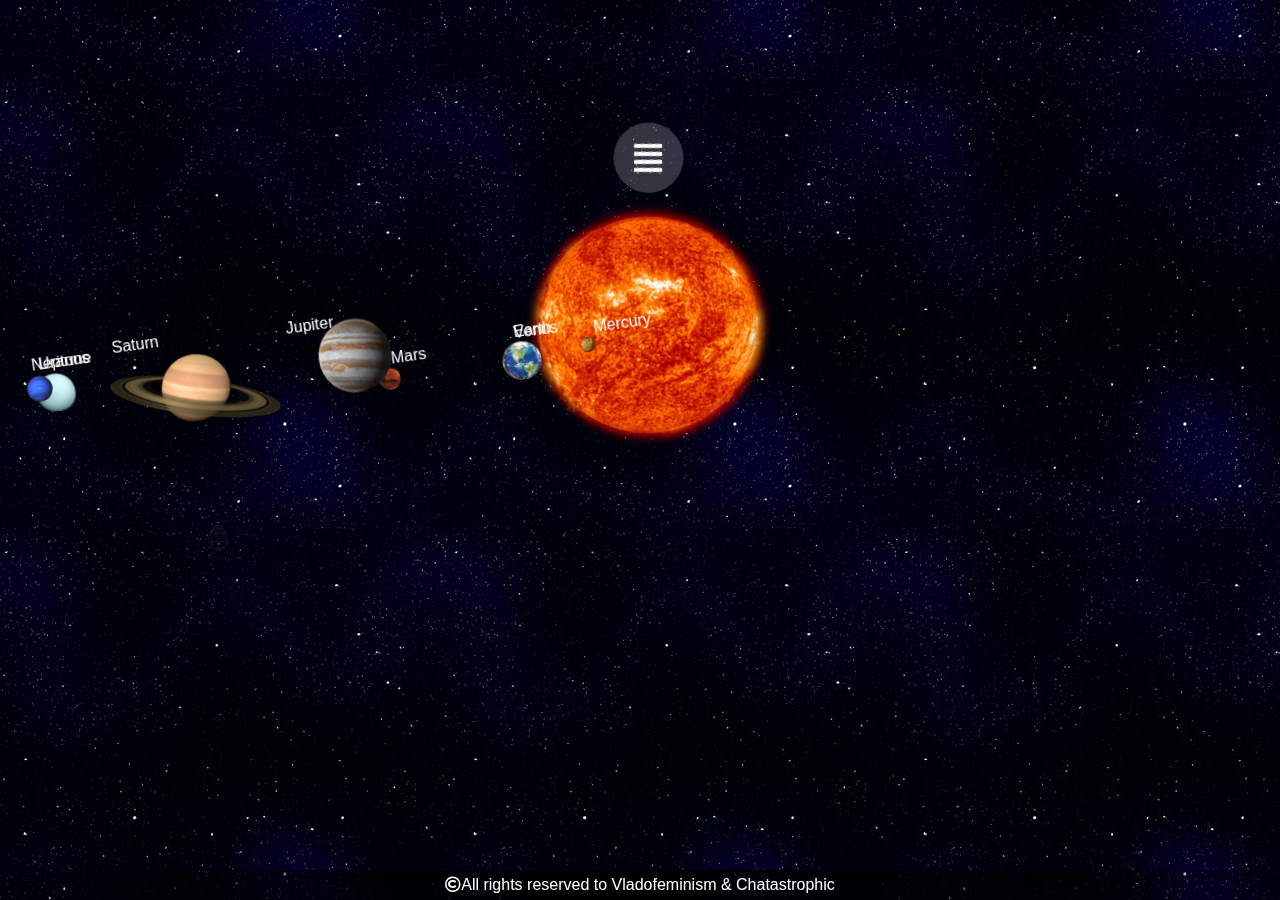
<file: Space/index.html>
<!DOCTYPE html>
<html lang="en">
<head>
    <meta charset="UTF-8">
    <meta name="viewport" content="width=device-width, initial-scale=1.0">
    <title>Home-Page</title>
    <link rel="stylesheet" type="text/css" href="style/home.css">
    <link rel="stylesheet" href="https://use.fontawesome.com/releases/v5.15.1/css/all.css">
    <link rel="stylesheet" href="style/media.css">
</head>
<body class="html">
<div class="signin-container">
    <div class="signin">
    <form method="GET" action="profile.html">
    <fieldset>
        <i class="fas fa-times close-btn" id="close"></i>
        <h1>Sign In</h1><br>
        <ul>
            <li>UserName <input type="text" name="userName"></li><br>
            <li>Password <input type="password" name="password"></li><br>
            <li><input type="submit" name="submit" value="Enter" class="signbtn"></li>
        </ul>
        <p class="card-forgot">not a member <a href="register.html">Sign up</a></p>
    </fieldset>
    </form>
    </div>
</div>
    <div class="wrapper">
        <div class="sun">
            <div class="star"></div>
            <nav class="menu">
                <input type="checkbox" id="toggle">
                <label for="toggle" id="show-menu">
                <div class="btn">
                    <i class="fas fa-align-justify toggleBtn menuBtn"></i>
                    <i class="fas fa-align-justify toggleBtn closeBtn"></i>
                </div>
                <div class="btn" id="button"><i class="far fa-user"></i></div>
                <a href="contact.html" class="btn"><span><i class="far fa-paper-plane"></i></span></a>
                <a href="about.html" class="btn"><span><i class="fas fa-info"></i></span></a>
                <a href="gallery1.html" class="btn"><span><i class="far fa-images"></i></span></a>
                <a href="timeline.html" class="btn"><span><i class="fas fa-rocket"></i></span></a>
            </label>
        </nav>
        </div>
        <div class="mercury">
            <a class="link" href="gallery2.html" target="_blank">Mercury</a>
            <div class="planet">
                <div class="shadow"></div>
            </div>
        </div>
        <div class="venus">
            <a class="link" href="gallery3.html" target="_blank">Venus</a>
            <div class="planet">
                <div class="shadow"></div>
            </div>
        </div>
        <div class="earth">
            <div><a class="link" href="gallery1.html" target="_blank">Earth</a></div>
            <div class="planet">
                <div class="shadow"></div>
            </div>
        </div>
        <div class="mars">
            <a class="link" href="gallery2.html" target="_blank">Mars</a>
            <div class="planet">
                <div class="shadow"></div>
            </div>
        </div>
            <div class="jupiter">
                <div class="planet">
                    <a class="link" href="gallery3.html" target="_blank">Jupiter<div class="shadow"></a></div>
                </div>
            </div>
            <div class="saturn">
                <a class="link" href="gallery4.html" target="_blank">Saturn</a>
                <div class="planet">
                    <div class="shadow"></div>
                </div>
            </div>
            <div class="uranus">
                <a class="link" href="gallery4.html" target="_blank">Uranus</a>
                <div class="planet">
                    <div class="shadow"></div>
                </div>
            </div>
            <div class="neptune">
                <a class="link" href="gallery4.html" target="_blank">Neptune</a>
                <div class="planet">
                    <div class="shadow"></div>
                </div>
            </div>
        </div>
    </div>
<section><a href="easterEGG.html"><img src="photoes/easter.png" class= "easter"></a></section>
<footer>
    <i class="far fa-copyright"></i>All rights reserved to Vladofeminism & Chatastrophic 
</footer>
</body>
<script type="text/javascript" src="java.js"></script>
</html>
</file>
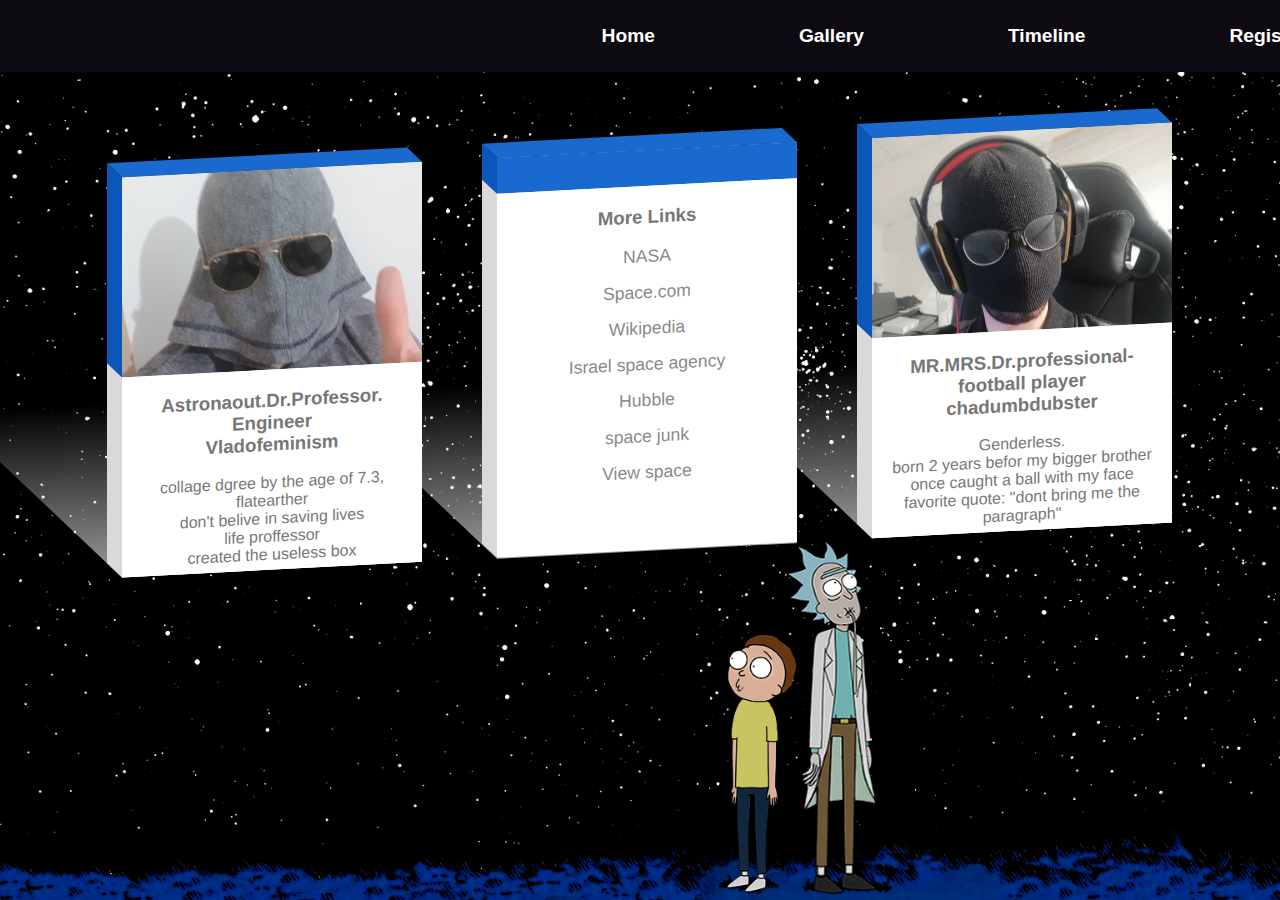
<file: Space/about.html>
<!DOCTYPE html>
<html lang="en">
<head>
    <meta charset="UTF-8">
    <meta name="viewport" content="width=device-width, initial-scale=1.0">
    <title>About</title>
    <link rel="stylesheet" type="text/css" href="style/about.css">
    <link rel="stylesheet" href="style/all.css">
    <link rel="stylesheet" href="style/media.css">
    <script type="text/javascript" src="java.js"></script>
    <link rel="stylesheet" href="https://use.fontawesome.com/releases/v5.15.1/css/all.css">
</head>
<body class="body4">
    <nav>
        <input id="nav-toggle" type="checkbox">
        <ul class="links">
            <li><a href="index.html">Home</a></li>
            <li><a href="gallery1.html">Gallery</a></li>
            <li><a href="timeline.html">Timeline</a></li>
            <li><a href="register.html">Register</a></li>
            <li><a href="contact.html">Contact</a></li>
        </ul>
        <label for="nav-toggle" class="icon-burger">
            <i class="fas fa-bars"></i>
        </label>
    </nav>

    <i class="fas fa-user-astronaut showCards" onclick="myFunction()"></i>

    <div class="container">
      <div class="card" id="showcard1">
        <div class="imgBx">
        </div>
        <div class="content">
            <h3>Astronaout.Dr.Professor.<br>
                Engineer<br>
                Vladofeminism
            </h3><br>
            <p>collage dgree by the age of 7.3,
                flatearther<br>
                don't belive in saving lives<br>
                life proffessor<br>
                created the useless box
            </p>
            </div>
          </div>
               <div class="card" id="showcard2">
                <div class="imgBx imgBxbc2">
                </div>
                <div class="content conty">
                    <h3>More Links</h3>
                    <br>
                    <ul class="heyhey">
                    <li><a href="https://solarsystem.nasa.gov/">NASA</a><br></li>
                    <li><a href="https://www.space.com/">Space.com</a><br></li>
                    <li><a href="https://en.wikipedia.org/wiki/Outer_space">Wikipedia</a><br></li>
                    <li><a href="https://www.space.gov.il/en">Israel space agency</a><br></li>
                    <li><a href="https://hubblesite.org/">Hubble</a><br></li>
                    <li><a href="www.space.com/spacewatch/space_junk_list.html">space junk</a><br></li>
                    <li><a href="https://viewspace.org/">View space</a><br></li>
                </ul>
           </div>
        </div>
        <div class="card" id="showcard3">
            <div class="imgBx imgBxbc3">
            </div>
            <div class="content">
                <h3>MR.MRS.Dr.professional-football player<br>
                    chadumbdubster
                    </h3><br>
            <p>Genderless.<br>
               born 2 years befor my bigger brother<br>
               once caught a ball with my face<br> 
               favorite quote: "dont bring me the paragraph"
            </p>
       </div>
       </div>
    </div>
</body>
</html>
</file>
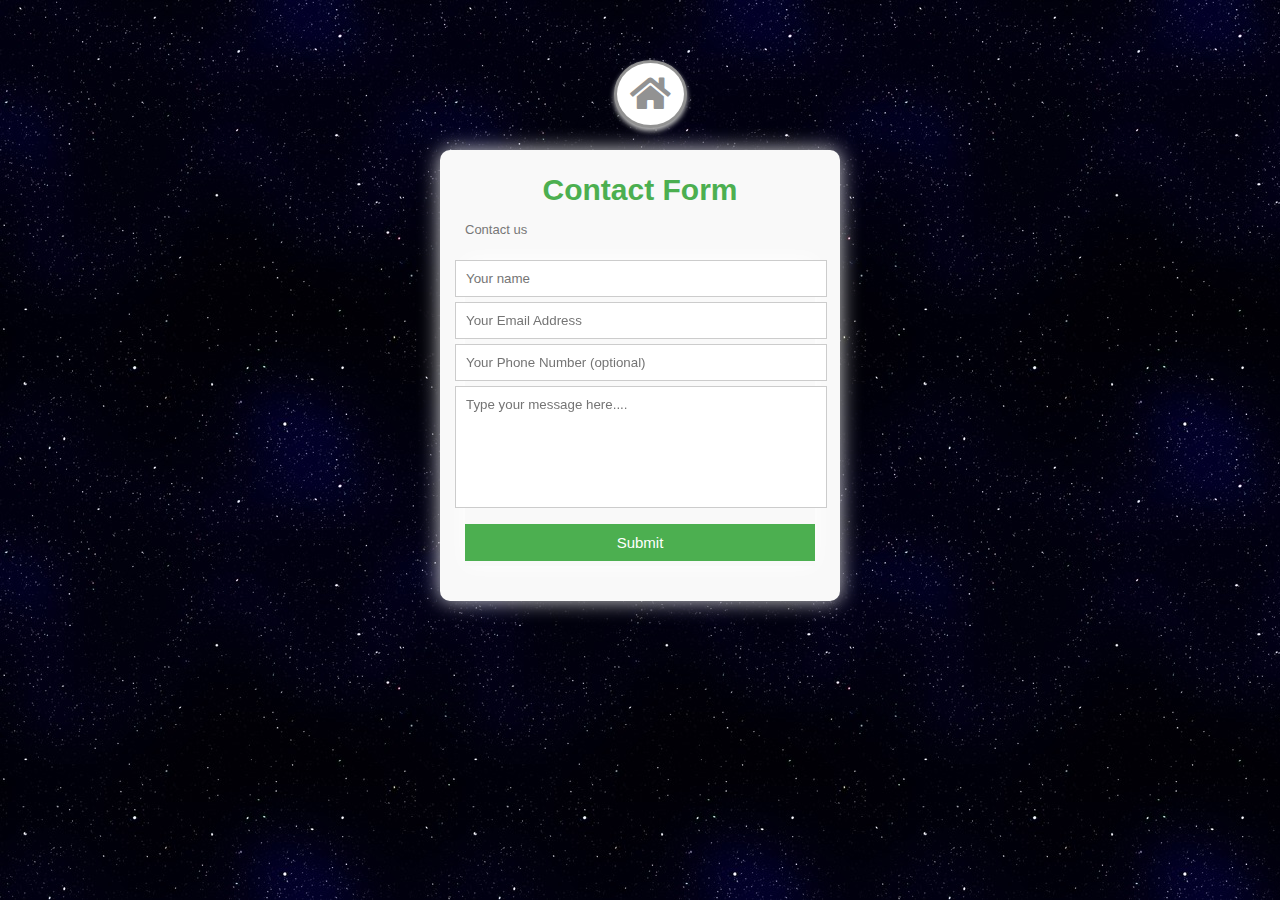
<file: Space/contact.html>
<!DOCTYPE html>
<html lang="en">
<head>
    <meta charset="UTF-8">
    <meta http-equiv="X-UA-Compatible" content="IE=edge">
    <meta name="viewport" content="width=device-width, initial-scale=1.0">
    <link rel="stylesheet" href="https://use.fontawesome.com/releases/v5.15.1/css/all.css">
    <link rel="stylesheet" href="style/all.css">
    <link rel="stylesheet" href="style/media.css">
    <title>Contact-US</title>
</head>
<body class="body2">
    <a href="index.html" class="btn"><i class="fas fa-home homebtn"></a></i>
    <div class="container1">  
        <form id="contact" action="thanks.html" method="GET">
          <h3>Contact Form</h3>
          <h4>Contact us</h4>
          <fieldset class="fieldset2">
            <input placeholder="Your name" type="text" tabindex="1" required autofocus>
            <input placeholder="Your Email Address" type="email" tabindex="2" required>
            <input placeholder="Your Phone Number (optional)" type="tel" tabindex="3">
            <textarea placeholder="Type your message here...." tabindex="4" required></textarea>
            <button name="submit" type="submit" id="contact-submit">Submit</button>
          </fieldset>
        </form>
      </div>
</body>
</html>
</file>
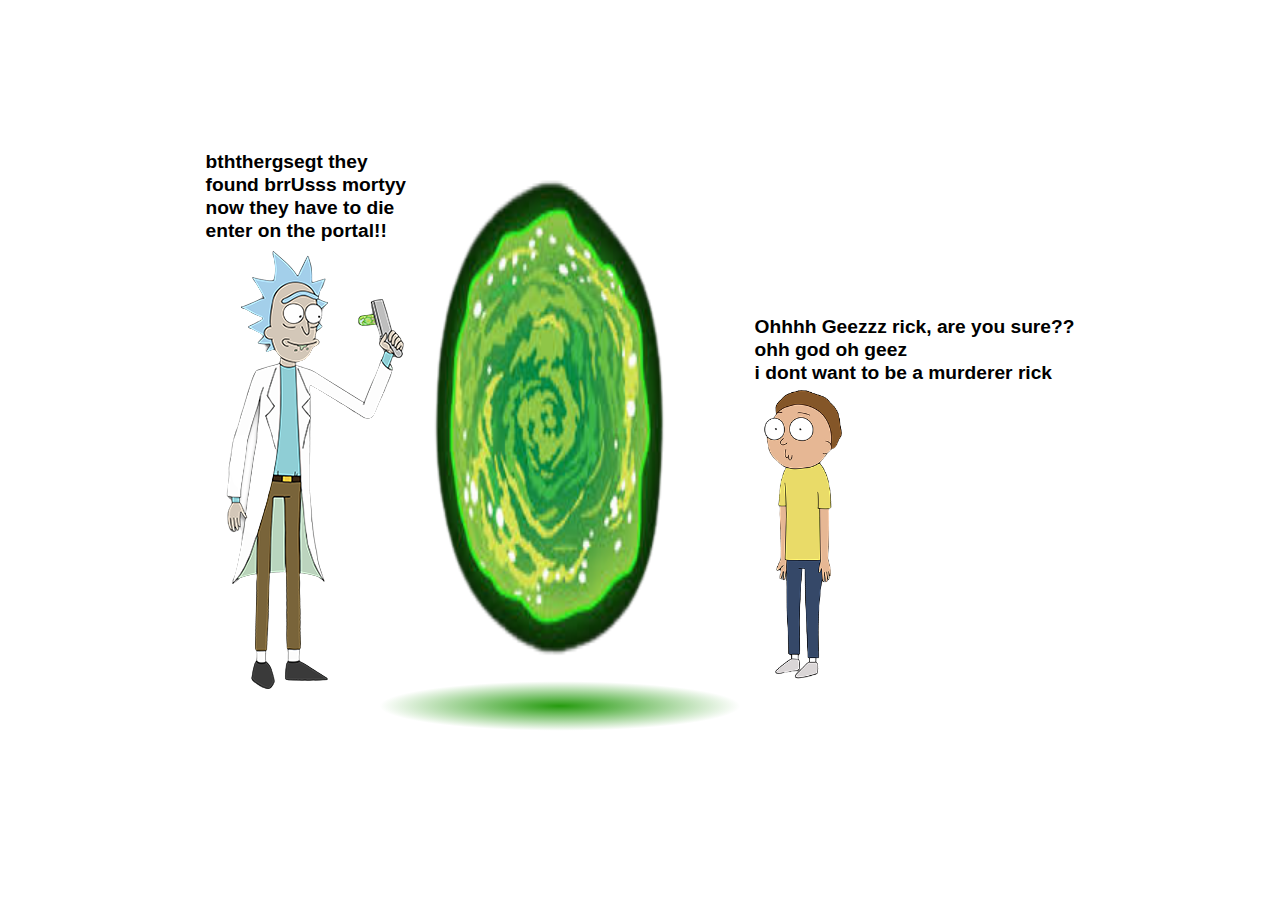
<file: Space/easterEGG.html>
<!DOCTYPE html>
<html lang="en">
<head>
    <meta charset="UTF-8">
    <meta http-equiv="X-UA-Compatible" content="IE=edge">
    <meta name="viewport" content="width=device-width, initial-scale=1.0">
    <link rel="stylesheet" href="style/all.css">
    <link rel="stylesheet" href="style/media.css">
    <title>Document</title>
</head>
<body class="easter">
    <div class="rick">
        <p class="ppp">bththergsegt they <br>
            found brrUsss mortyy<br>
            now they have to die<br>
            enter on the portal!!
        </p>
        <img src="photoes/rick.png">
    </div>

    <div class="portal" id="moveportal">
        <p>Nothing to see here</p>
        <img src="photoes/portal.png">
    </div>

    <div class="morty">
        <p>Ohhhh Geezzz rick, are you sure??<br>
           ohh god oh geez<br>
           i dont want to be a murderer rick
        </p>
        <img src="photoes/morty.png">
    </div>
</body>
<script>
    var timer = setTimeout(function() {
        window.location="index.html"
    }, 8000);
</script>
</html>
</file>
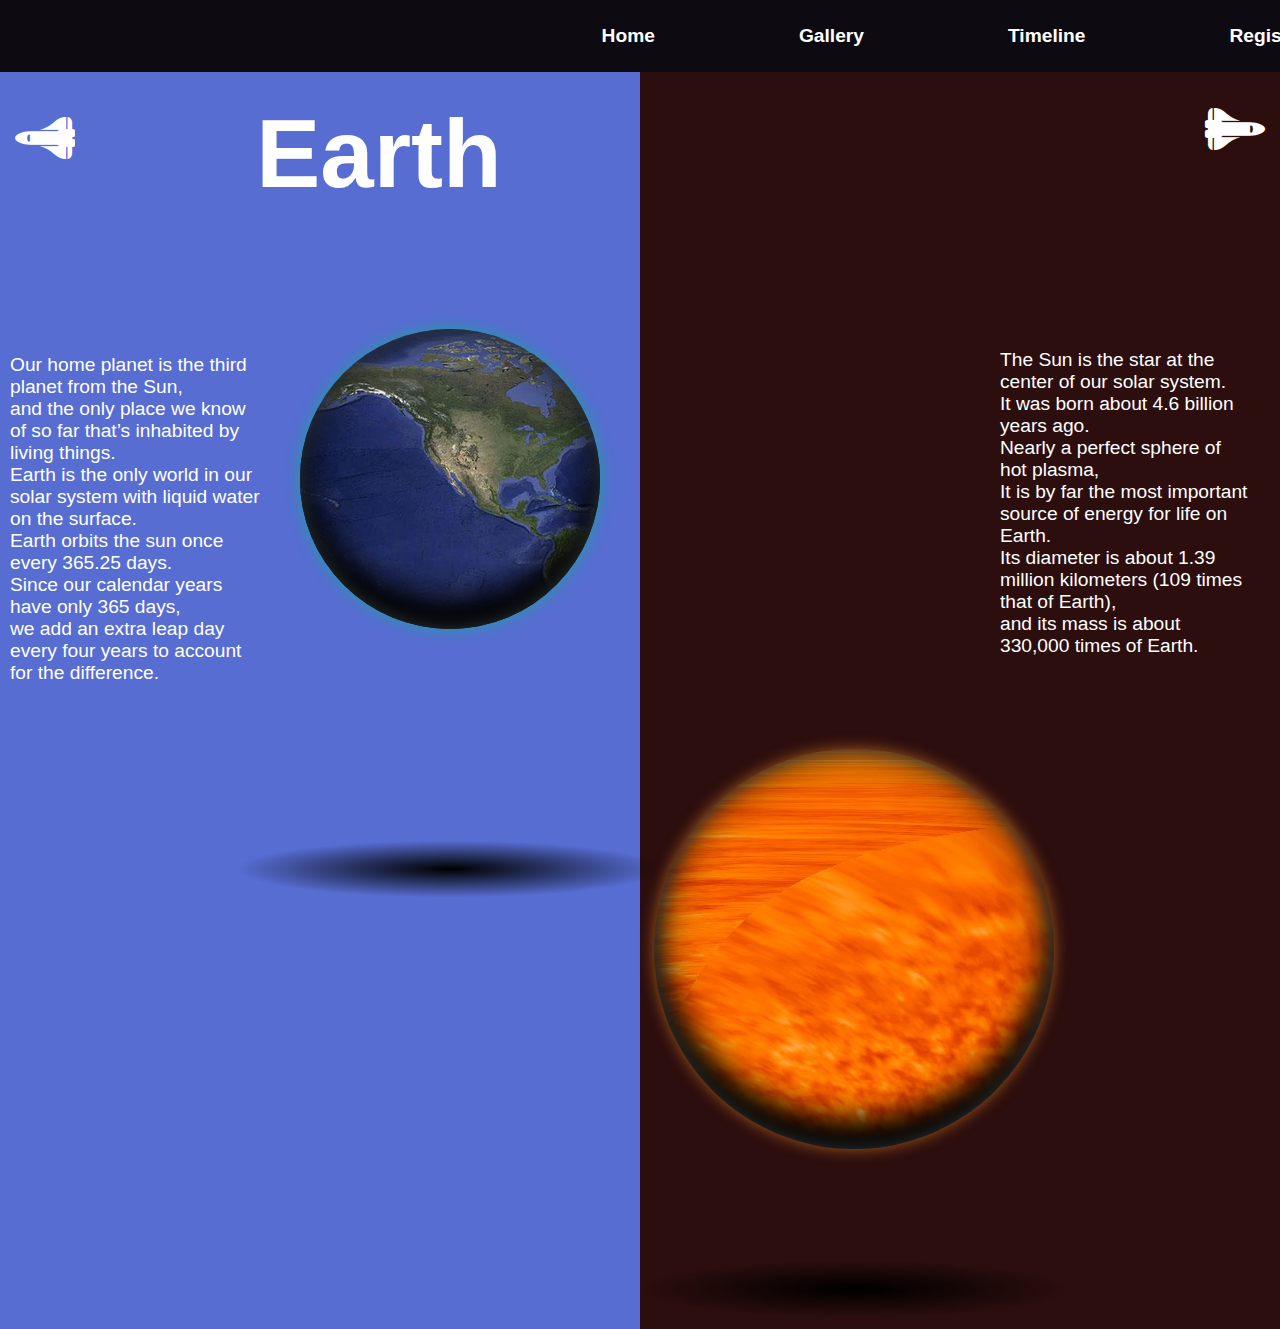
<file: Space/gallery1.html>
<!DOCTYPE html>
<html lang="en">
<head>
    <meta charset="UTF-8">
    <meta name="viewport" content="width=device-width, initial-scale=1.0">
    <title>Gallery1</title>
    <link rel="stylesheet" href="style/all.css">
    <link rel="stylesheet" href="style/media.css">
    <link rel="stylesheet" href="https://use.fontawesome.com/releases/v5.15.1/css/all.css">
</head>
<body class="home">
    <nav>
        <input id="nav-toggle" type="checkbox">
                <ul class="links">
                    <li><a href="index.html">Home</a></li>
                    <li><a href="gallery1.html">Gallery</a></li>
                    <li><a href="timeline.html">Timeline</a></li>
                    <li><a href="register.html">Register</a></li>
                    <li><a href="about.html">About</a></li>
                    <li><a href="contact.html">Contact</a></li>
                </ul>
            <label for="nav-toggle" class="icon-burger">
                <i class="fas fa-bars"></i>
            </label>
    </nav>
    <br>
    <br>
    <br>
    <div class="wrapper2">
        <left class="info">
            <a href="gallery2.html"><i class="fas fa-space-shuttle lefty"></a></i>
            <p class="info-left">
                Our home planet is the third planet from the Sun,<br>
                and the only place we know of so far that’s inhabited by living things.<br>
                Earth is the only world in our solar system with liquid water on the surface.<br>
                Earth orbits the sun once every 365.25 days.<br>
                Since our calendar years have only 365 days,<br>
                we add an extra leap day every four years to account for the difference.<br>
            </p>
            <h2 class="h2-earth">Earth</h2>
            <div class="earth"></div>
        </left>
        <right class="big shad2" id="shad2">
            <a href="gallery5.html"><i class="fas fa-space-shuttle righty"></a></i>
            <p class="info-right">
                The Sun is the star at the center of our solar system.<br>
                It was born about 4.6 billion years ago.<br>
                Nearly a perfect sphere of hot plasma,<br>
                It is by far the most important source of energy for life on Earth.<br>
                Its diameter is about 1.39 million kilometers (109 times that of Earth),<br>
                and its mass is about 330,000 times of Earth.<br>
            </p>
            <h2 class="h2-earth">Sun</h2>
            <div class="sun"></div>
        </right>
    </div>
</body>
</html>
</file>
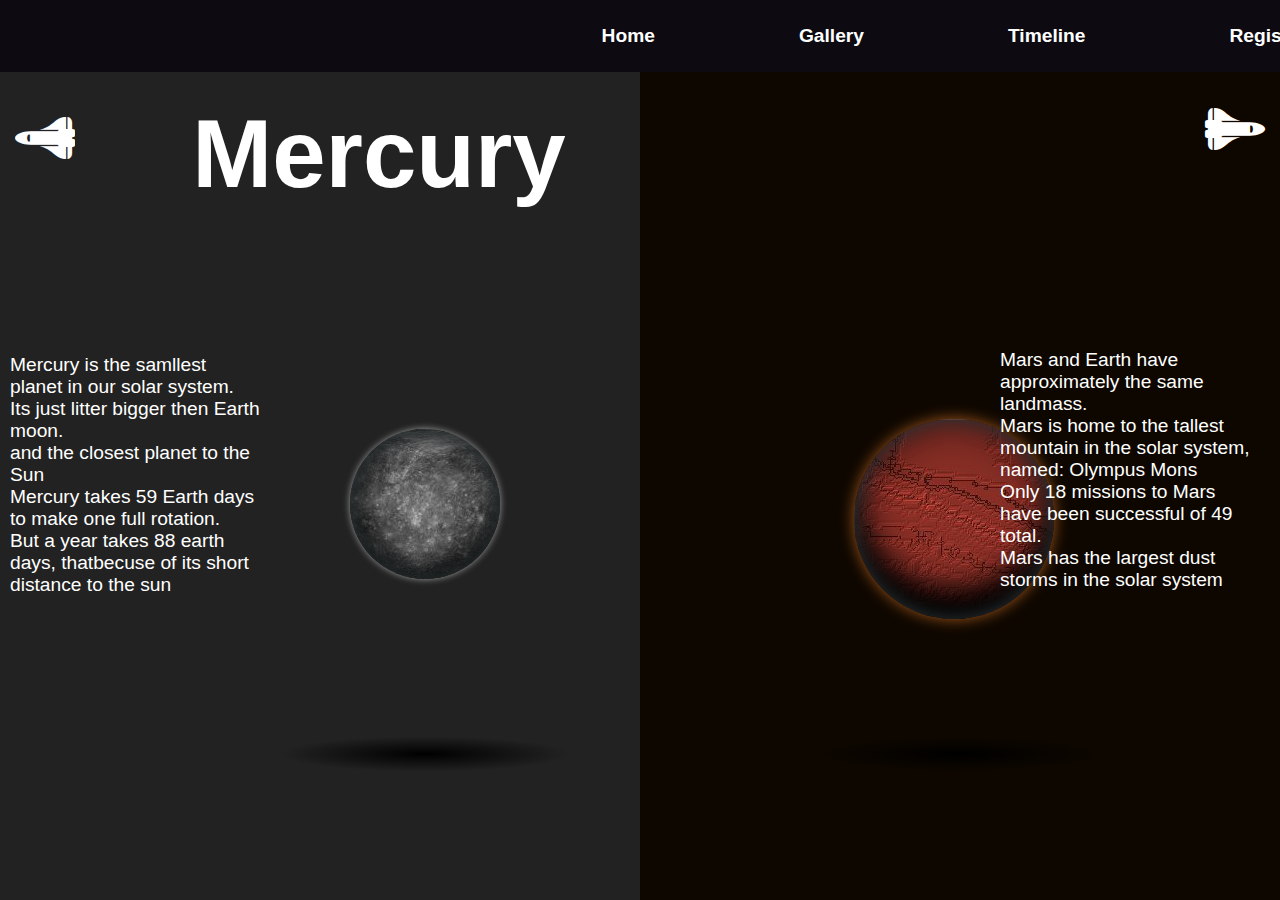
<file: Space/gallery2.html>
<!DOCTYPE html>
<html lang="en">
<head>
    <meta charset="UTF-8">
    <meta name="viewport" content="width=device-width, initial-scale=1.0">
    <title>Gallery2</title>
    <link rel="stylesheet" href="style/all.css">
    <link rel="stylesheet" href="style/media.css">
    <link rel="stylesheet" href="https://use.fontawesome.com/releases/v5.15.1/css/all.css">
</head>
<body class="gallery2">
    <nav>
        <input id="nav-toggle" type="checkbox">
                <ul class="links">
                    <li><a href="index.html">Home</a></li>
                    <li><a href="gallery1.html">Gallery</a></li>
                    <li><a href="timeline.html">Timeline</a></li>
                    <li><a href="register.html">Register</a></li>
                    <li><a href="about.html">About</a></li>
                    <li><a href="contact.html">Contact</a></li>
                </ul>
        <label for="nav-toggle" class="icon-burger">
            <i class="fas fa-bars"></i>
        </label>
    </nav>
    <br>
    <br>
    <br>
    <div class="wrapper2">
        <left class="info">
            <a href="gallery3.html"><i class="fas fa-space-shuttle lefty"></a></i>
            <p class="info-left">
                Mercury is the samllest planet in our solar system.<br>
                Its just litter bigger then Earth moon.<br>
                and the closest planet to the Sun<br>
                Mercury takes 59 Earth days to make one full rotation.<br>
                But a year takes 88 earth days, thatbecuse of its short distance to the sun<br>
            </p>
            <h2 class="h2-earth">Mercury</h2>
            <div class="mercury"></div>
        </left>

        <right class="big shad2" id="shad2">
            <a href="gallery1.html"><i class="fas fa-space-shuttle righty"></a></i>
            <p class="info-right">
                Mars and Earth have approximately the same landmass.<br>
                    Mars is home to the tallest mountain in the solar system, named: Olympus Mons<br>
                    Only 18 missions to Mars have been successful of 49 total.<br>
                    Mars has the largest dust storms in the solar system<br>
            </p>
            <h2 class="h2-earth">Mars</h2>
            <div class="mars"></div>
        </right>
    </div>
</body>
</html>
</file>
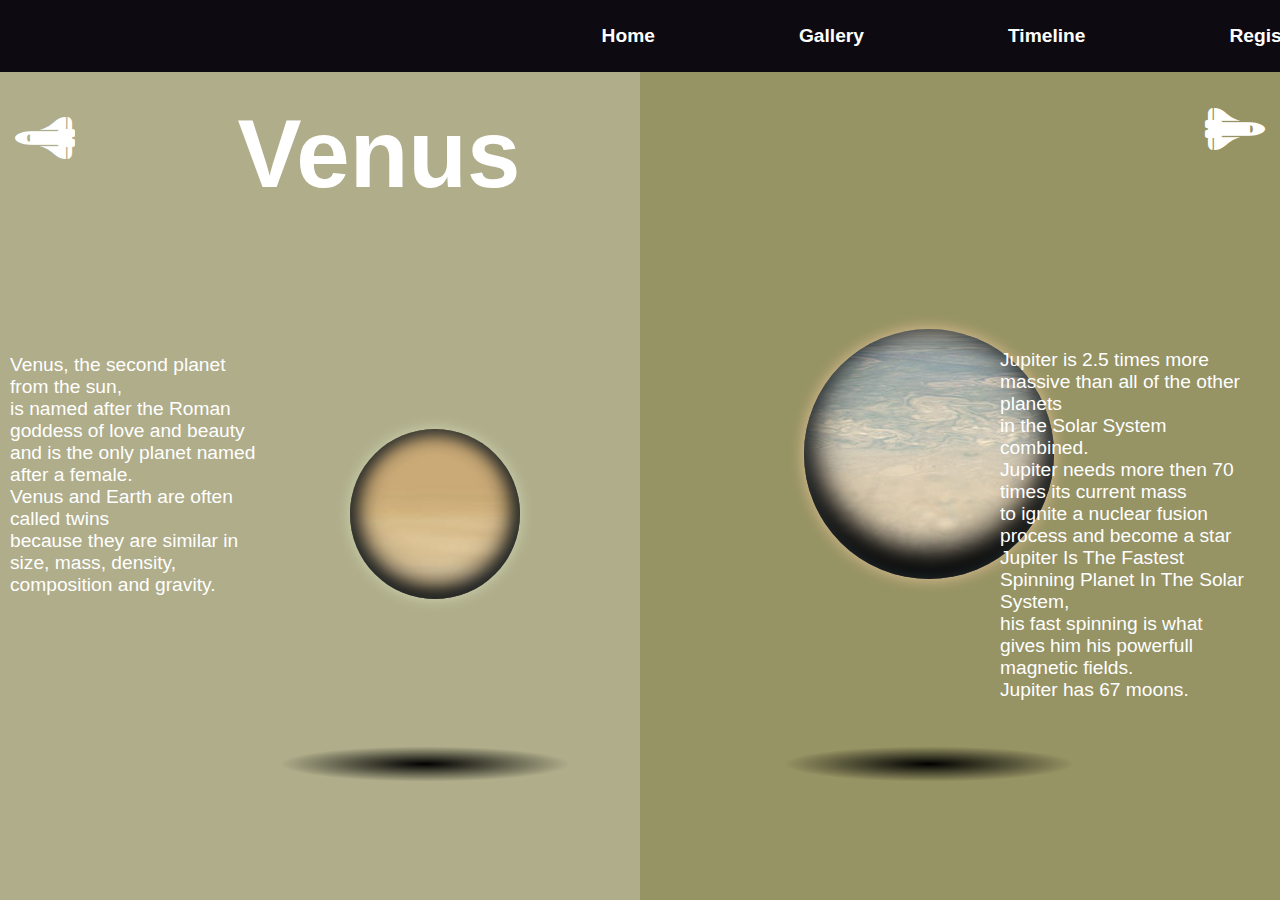
<file: Space/gallery3.html>
<!DOCTYPE html>
<html lang="en">
<head>
    <meta charset="UTF-8">
    <meta name="viewport" content="width=device-width, initial-scale=1.0">
    <title>Gallery3</title>
    <link rel="stylesheet" href="style/all.css">
    <link rel="stylesheet" href="style/media.css">
    <link rel="stylesheet" href="https://use.fontawesome.com/releases/v5.15.1/css/all.css">
</head>
<body class="gallery3">
    <nav>
        <input id="nav-toggle" type="checkbox">
            <ul class="links">
                <li><a href="index.html">Home</a></li>
                <li><a href="gallery1.html">Gallery</a></li>
                <li><a href="timeline.html">Timeline</a></li>
                <li><a href="register.html">Register</a></li>
                <li><a href="about.html">About</a></li>
                <li><a href="contact.html">Contact</a></li>
            </ul>
        <label for="nav-toggle" class="icon-burger">
            <i class="fas fa-bars"></i>
        </label>
    </nav>
    <br>
    <br>
    <br>
    <div class="wrapper2">
        <left class="info">
            <a href="gallery4.html"><i class="fas fa-space-shuttle lefty"></a></i>
            <p class="info-left">
                Venus, the second planet from the sun,<br>
                is named after the Roman goddess of love and beauty<br>
                and is the only planet named after a female.<br>
                Venus and Earth are often called twins<br>
                because they are similar in size, mass, density, composition and gravity.
            </p>
            <h2 class="h2-earth">Venus</h2>
            <div class="venus"></div>
        </left>

        <right class="big shad2" id="shad2">
            <a href="gallery2.html"><i class="fas fa-space-shuttle righty"></a></i>
            <p class="info-right">
                    Jupiter is 2.5 times more massive than all of the other planets<br>
                    in the Solar System combined.<br>
                    Jupiter needs more then 70 times its current mass<br>
                    to ignite a nuclear fusion process and become a star<br>
                    Jupiter Is The Fastest Spinning Planet In The Solar System,<br>
                    his fast spinning is what gives him his powerfull<br>
                    magnetic fields.<br>
                    Jupiter has 67 moons.
            </p>
            <h2 class="h2-earth">Jupiter</h2>
            <div class="jupiter"></div>
        </right>
    </div>
</body>
</html>
</file>
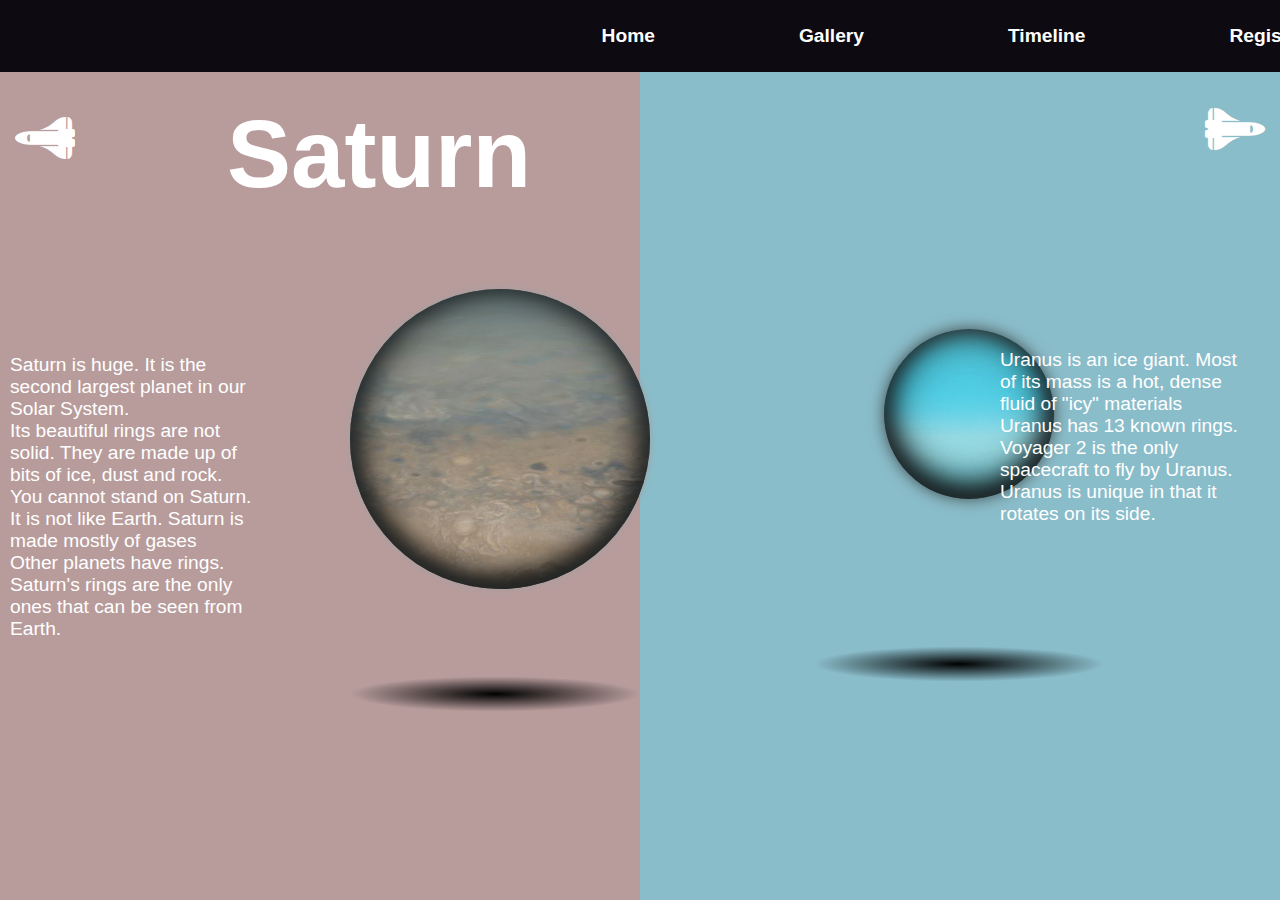
<file: Space/gallery4.html>
<!DOCTYPE html>
<html lang="en">
<head>
    <meta charset="UTF-8">
    <meta name="viewport" content="width=device-width, initial-scale=1.0">
    <title>Gallery4</title>
    <link rel="stylesheet" href="style/all.css">
    <link rel="stylesheet" href="style/media.css">
    <link rel="stylesheet" href="https://use.fontawesome.com/releases/v5.15.1/css/all.css">
</head>
<body class="gallery4">
    <nav>
        <input id="nav-toggle" type="checkbox">
            <ul class="links">
                <li><a href="index.html">Home</a></li>
                <li><a href="gallery1.html">Gallery</a></li>
                <li><a href="timeline.html">Timeline</a></li>
                <li><a href="register.html">Register</a></li>
                <li><a href="about.html">About</a></li>
                <li><a href="contact.html">Contact</a></li>
            </ul>
        <label for="nav-toggle" class="icon-burger">
            <i class="fas fa-bars"></i>
        </label>
    </nav>
    <br>
    <br>
    <br>
    <div class="wrapper2">
        <left class="info">
            <a href="gallery5.html"><i class="fas fa-space-shuttle lefty"></a></i>
            <p class="info-left">
                Saturn is huge. It is the second largest planet in our Solar System.<br>
                Its beautiful rings are not solid. They are made up of bits of ice, dust and rock.<br>
                You cannot stand on Saturn. It is not like Earth. Saturn is made mostly of gases<br>
                Other planets have rings. Saturn's rings are the only ones that can be seen from Earth.<br>
            </p>
            <h2>Saturn</h2>
            <div class="saturn"></div>
        </left>

        <right class="big shad2" id="shad2">
            <a href="gallery3.html"><i class="fas fa-space-shuttle righty"></a></i>
            <p class="info-right">
                Uranus is an ice giant. Most of its mass is a hot, dense fluid of "icy" materials<br>
                Uranus has 13 known rings.<br>
                Voyager 2 is the only spacecraft to fly by Uranus.<br>
                Uranus is unique in that it rotates on its side.<br>
            </p>
            <h2 class="h2-right">Uranus</h2>
            <div class="uranus"></div>
        </right>
    </div>
</body>
</html>
</file>
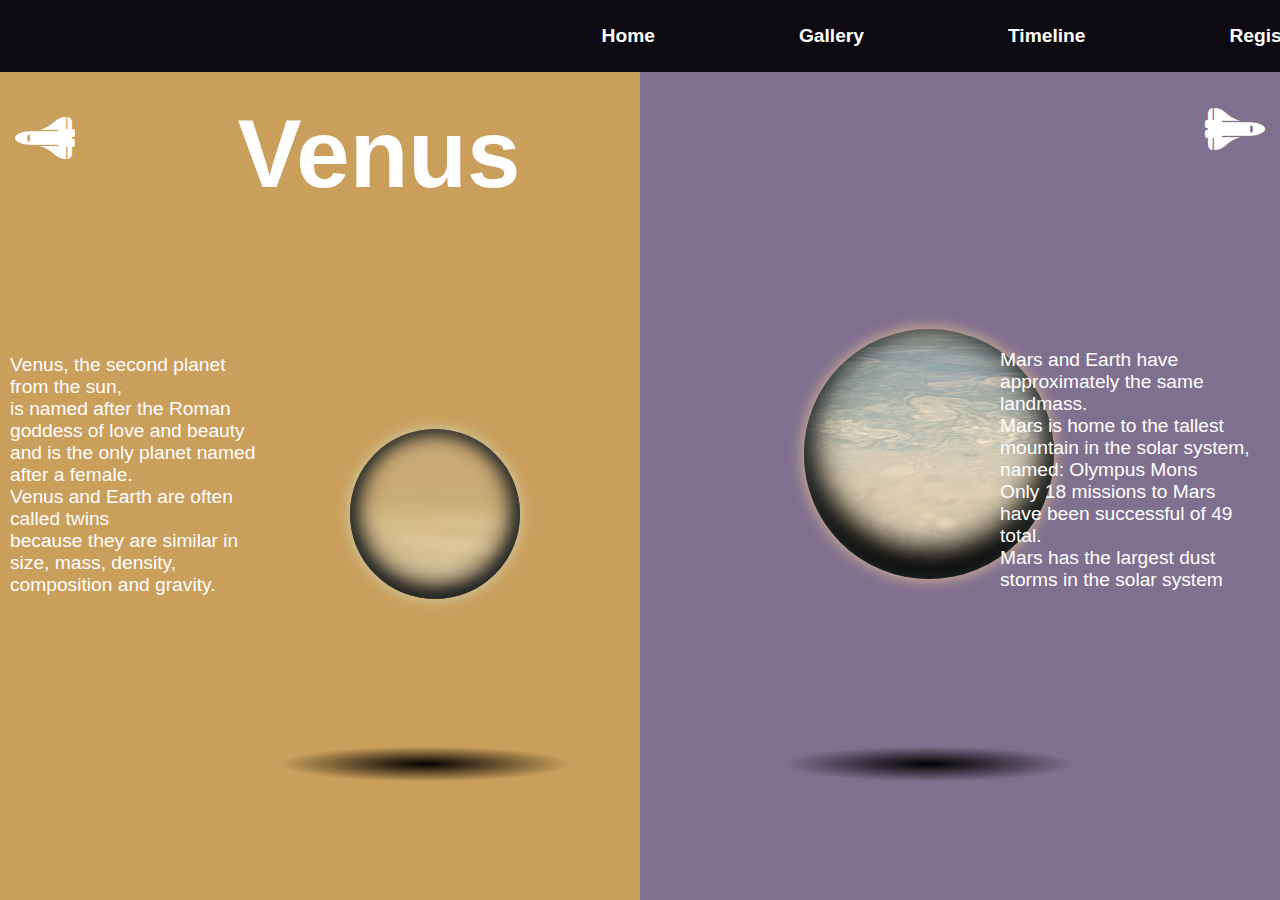
<file: Space/gallery5.html>
<!DOCTYPE html>
<html lang="en">
<head>
    <meta charset="UTF-8">
    <meta name="viewport" content="width=device-width, initial-scale=1.0">
    <title>Gallery5</title>
    <link rel="stylesheet" href="style/all.css">
    <link rel="stylesheet" href="style/media.css">
    <link rel="stylesheet" href="https://use.fontawesome.com/releases/v5.15.1/css/all.css">
</head>
<body class="gallery5">
    <nav>
        <input id="nav-toggle" type="checkbox">
            <ul class="links">
                <li><a href="index.html">Home</a></li>
                <li><a href="gallery1.html">Gallery</a></li>
                <li><a href="timeline.html">Timeline</a></li>
                <li><a href="register.html">Register</a></li>
                <li><a href="about.html">About</a></li>
                <li><a href="contact.html">Contact</a></li>
            </ul>
        <label for="nav-toggle" class="icon-burger">
            <i class="fas fa-bars"></i>
        </label>
    </nav>
    <br>
    <br>
    <br>
    <div class="wrapper2">
        <left class="info">
            <a href="gallery1.html"><i class="fas fa-space-shuttle lefty"></a></i>
            <p class="info-left">
                Venus, the second planet from the sun,<br>
                is named after the Roman goddess of love and beauty<br>
                and is the only planet named after a female.<br>
                Venus and Earth are often called twins<br>
                because they are similar in size, mass, density, composition and gravity.
            </p>
            <a href="gallery1.html"><h2 class="h2-earth">Venus</h2></a>
            <div class="venus"></div>
        </left>

        <right class="big shad2" id="shad2">
            <a href="gallery4.html"><i class="fas fa-space-shuttle righty"></a></i>
            <p class="info-right">
                Mars and Earth have approximately the same landmass.<br>
                    Mars is home to the tallest mountain in the solar system, named: Olympus Mons<br>
                    Only 18 missions to Mars have been successful of 49 total.<br>
                    Mars has the largest dust storms in the solar system<br>
            </p>
            <a href="gallery2.html"><h2 class="h2-earth">Jupiter</h2></a>
            <div class="jupiter"></div>
        </right>
    </div>
</body>
</html>
</file>
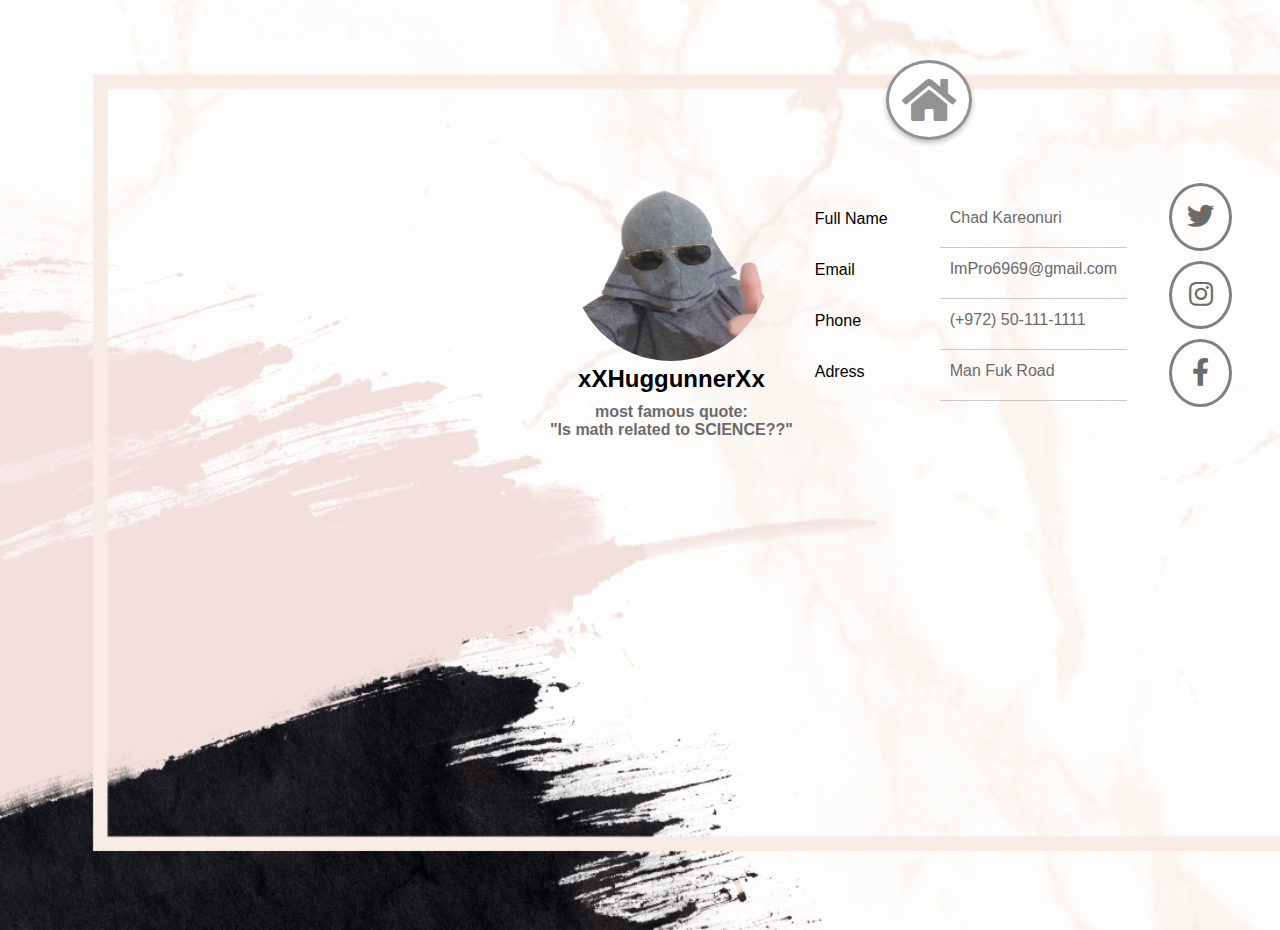
<file: Space/profile.html>
<!DOCTYPE html>
<html lang="en">
<head>
    <meta charset="UTF-8">
    <meta http-equiv="X-UA-Compatible" content="IE=edge">
    <meta name="viewport" content="width=device-width, initial-scale=1.0">
    <title>User-Profile</title>
    <link rel="stylesheet" href="style/all.css">
    <link rel="stylesheet" href="style/media.css">
    <link rel="stylesheet" href="https://use.fontawesome.com/releases/v5.15.1/css/all.css">
</head>
<body class="body6">
    <section4 class="profile">
    <a href="index.html" class="btn"><i class="fas fa-home homebtn profbtn"></a></i>
    <div>
        <div class="desc">
            <img src="photoes/20210207_191846-removebg-preview.png" class="profilePho">
            <h2>xXHuggunnerXx</h2>
            <h4>most famous quote:<br>
                "Is math related to SCIENCE??"</h4>
        </div>
    </div>
    

    <div class="profile-info">
        <table>
            <tr>
                <td>Full Name </td>
                <td>Chad Kareonuri</td>
            </tr>
            <tr>
                <td>Email </td>
                <td>ImPro6969@gmail.com</td>
            </tr>
            <tr>
                <td>Phone </td>
                <td>(+972) 50-111-1111</td>
            </tr>
            <tr>
                <td>Adress</td>
                <td>Man Fuk Road</td>
            </tr>
        </table>
    </div>

    <div class="prof-icons">
        <ul>
            <li><i class="fab fa-twitter"></i></li>
            <li><i class="fab fa-instagram"></i></li>
            <li><i class="fab fa-facebook-f"></i></li>
        </ul>
    </div>
</section4>
</body>
</html>
</file>
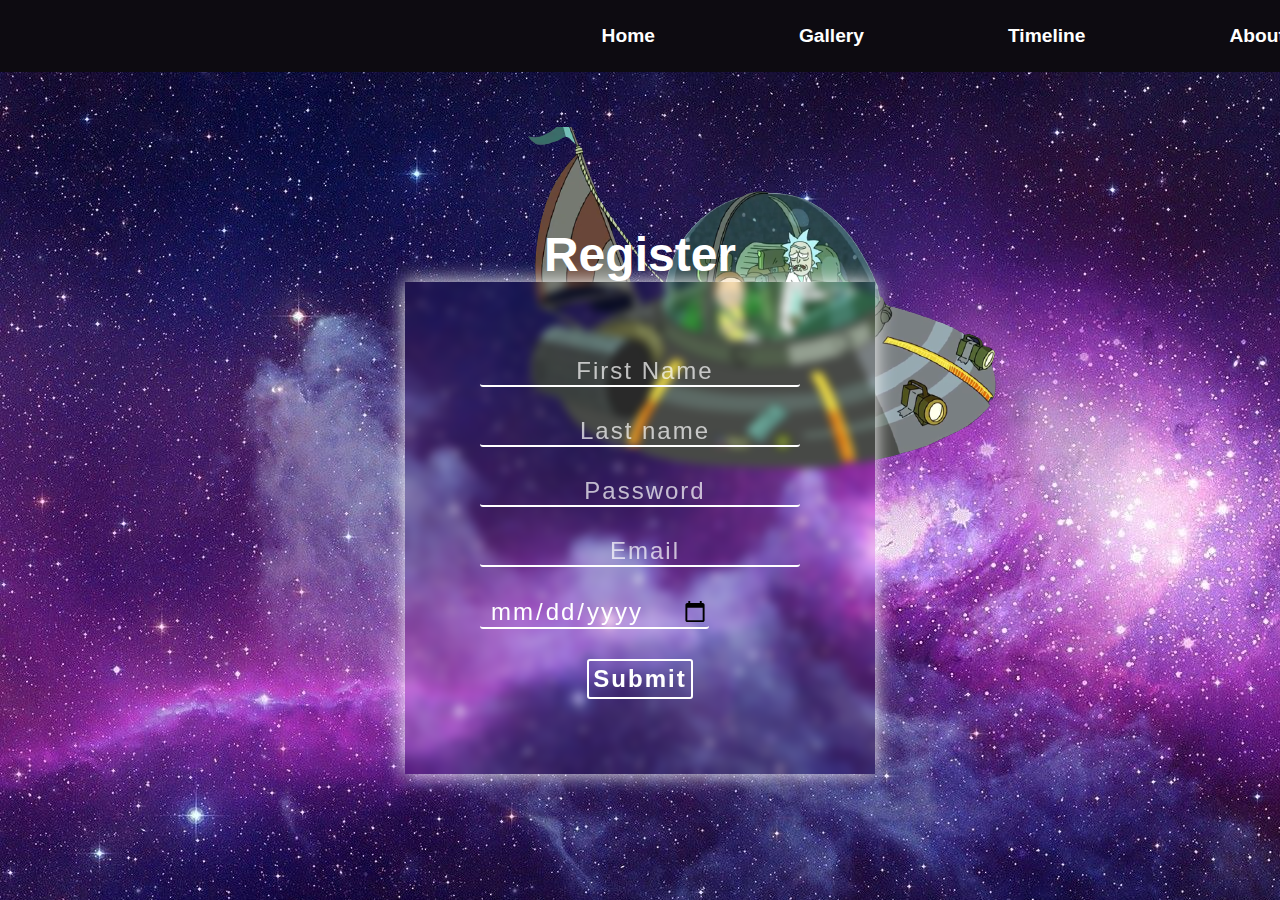
<file: Space/register.html>
<!DOCTYPE html>
<html lang="en">
<head>
    <meta charset="UTF-8">
    <meta name="viewport" content="width=device-width, initial-scale=1.0">
    <link rel="stylesheet" href="https://use.fontawesome.com/releases/v5.15.1/css/all.css"
    integrity="sha384-vp86vTRFVJgpjF9jiIGPEEqYqlDwgyBgEF109VFjmqGmIY/Y4HV4d3Gp2irVfcrp" crossorigin="anonymous">
    <link rel="stylesheet" href="style/all.css">
    <link rel="stylesheet" href="style/media.css">
    <title>Register</title>
</head>
<body class="register">
    <nav>
        <input id="nav-toggle" type="checkbox">
            <ul class="links">
                <li><a href="index.html">Home</a></li>
                <li><a href="gallery1.html">Gallery</a></li>
                <li><a href="timeline.html">Timeline</a></li>
                <li><a href="about.html">About</a></li>
                <li><a href="contact.html">Contact</a></li>
            </ul>
        <label for="nav-toggle" class="icon-burger">
            <i class="fas fa-bars"></i>
        </label>
    </nav>
    <form method="get" action="thanks.html" class="reg-form">
        <div id="rect">
            <img src="photoes/Ricks_ship.PNG-removebg-preview.png" alt="">
        </div>
        <h2 class="h2-reg">Register</h2>
        <fieldset>
            <ul>
            <li><input type="text" name="f-name" placeholder="First Name" required></li>
            <li><input type="text" name="l-name" placeholder="Last name" required></li>
            <li><input type="password" name="pass" placeholder="Password" required></li>
            <li><input type="email" name="email" placeholder="Email" required></li>
            <li><input type="date" name="birth-day" placeholder="Date of Birth" required></li>
            <li class="reg-btn"><input type="submit" placeholder="submit" id="btn-inp"></li>
            </ul>
        </fieldset>
    </form>
</body>
</html>
</file>
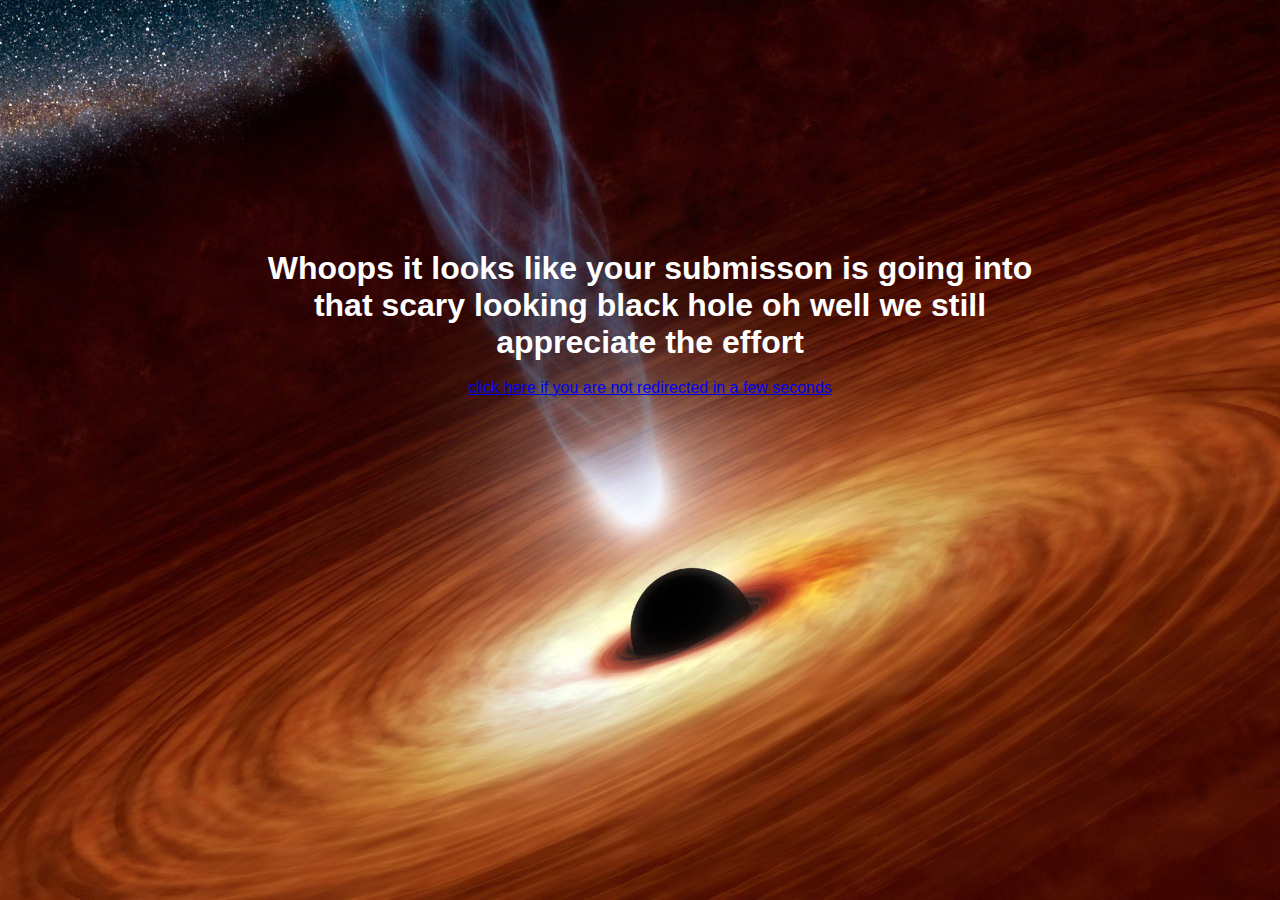
<file: Space/thanks.html>
<!DOCTYPE html>
<html lang="en">
<head>
    <meta charset="UTF-8">
    <link rel="stylesheet" type="text/css" href="style/all.css">
    <meta name="viewport" content="width=device-width, initial-scale=1.0">
    <title>Thank you page</title>
</head>
<body class="body1">
    <header class="header-thanks">
        <div class="thanks">
            <h1>
                Whoops it looks like your submisson is going into that scary looking black hole oh well we still appreciate the effort<br></h1><br>
            <a href="index.html">click here if you are not redirected in a few seconds</a>   
        </div>   
</body>
<script>
    window.onload=function() {
    setTimeout(function() {
      location.replace("index.html");
    },5000); // wait 3 seconds
  }
</script>
</html>
</file>
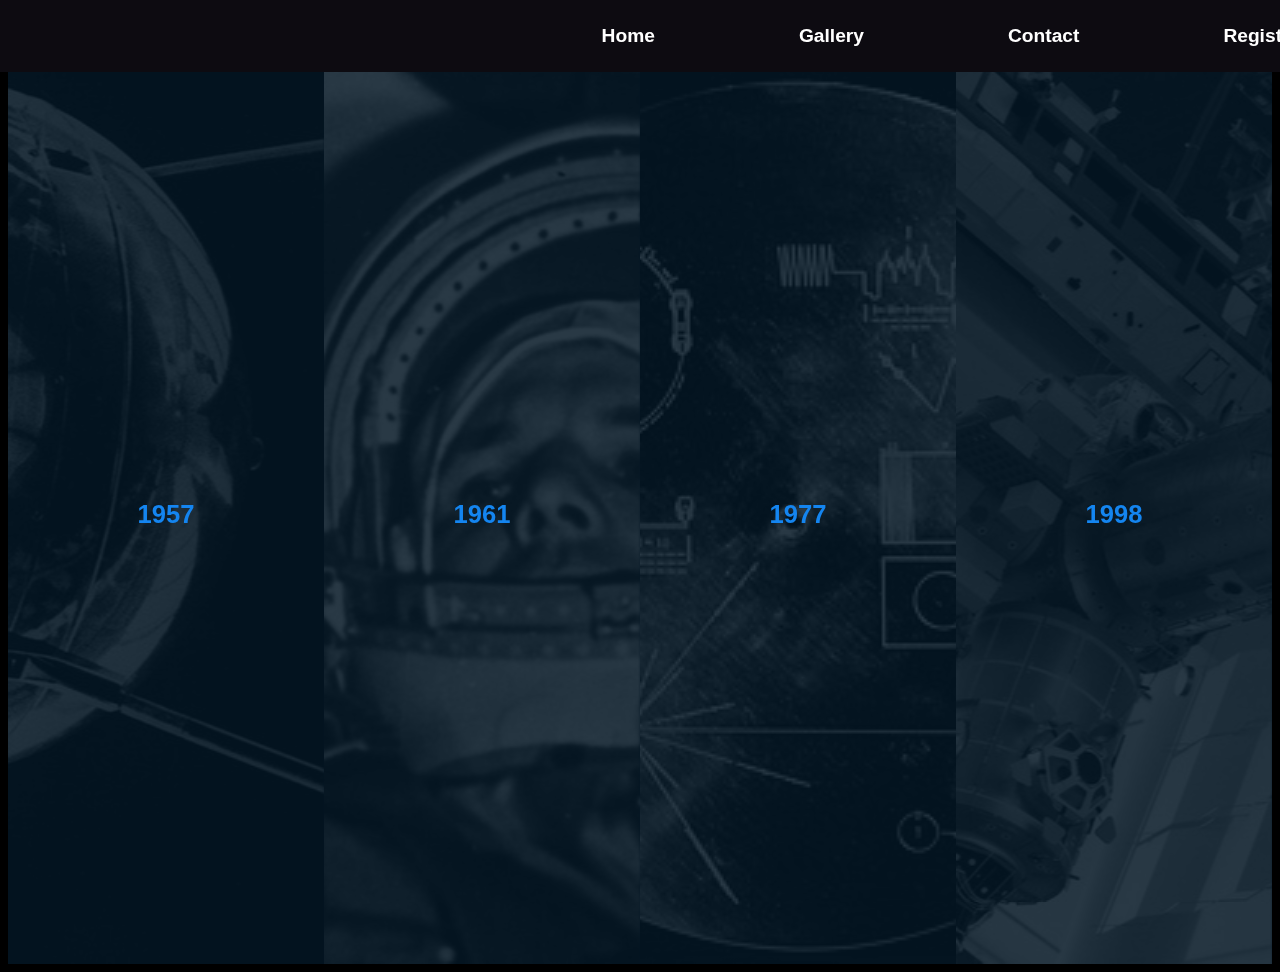
<file: Space/timeline.html>
<!DOCTYPE html>
<html lang="en">
<head>
  <meta charset="UTF-8">
  <meta name="viewport" content="width=device-width, initial-scale=1.0">
  <title>Cool Timeline</title>
  <link rel="stylesheet" href="style/timeline.css">
  <link rel="stylesheet" href="style/media.css">
  <link rel="stylesheet" href="https://use.fontawesome.com/releases/v5.15.1/css/all.css">
</head>
<body class="bodytime">
  <nav>
    <input id="nav-toggle" type="checkbox">
      <ul class="links">
        <li><a href="index.html">Home</a></li>
        <li><a href="gallery1.html">Gallery</a></li>
        <li><a href="contact.html">Contact</a></li>
        <li><a href="register.html">Register</a></li>
        <li><a href="about.html">About</a></li>
      </ul>
    <label for="nav-toggle" class="icon-burger">
        <i class="fas fa-bars"></i>
    </label>
</nav>
<br>
<br>
  <section id="timeline">
    <div class="tl-item">
  
      <div class="tl-bg" style="background-image: url(photoes/Satellite.jpg)"></div>
  
      <div class="tl-year">
        <p class="f2 heading--sanSerif">1957</p>
      </div>
  
      <div class="tl-content">
        <h1>The world's first artificial satellite</h1>
        <p>The Sputnik 1 satellite was launched by the USSR on 4 October 1957. It was the first man-made object to leave the Earth's atmosphere.
           It weighed 180lb (83.5kg), and was described at the time as a "remarkable achievement."</p>
      </div>
  
    </div>
  
    <div class="tl-item">
  
      <div class="tl-bg" style="background-image: url(photoes/Maninspace.jpg)"></div>
  
      <div class="tl-year">
        <p class="f2 heading--sanSerif">1961</p>
      </div>
  
      <div class="tl-content">
        <h1 class="f3 text--accent ttu">The first man in space</h1>
        <p>The USSR sent Yuri Gagarin into space from Baikonur Cosmodrome, Kazakhstan, in a Vostok spacecraft.
        He made a single orbit of Earth in 108 minutes. 
        The US launched American citizen Alan Shepard into space less than a month later on 5 May 1961.</p>
      </div>
  
    </div>
  
    <div class="tl-item">
  
      <div class="tl-bg" style="background-image: url(photoes/GoldenRecord.jpg)"></div>
  
      <div class="tl-year">
        <p class="f2 heading--sanSerif">1977</p>
      </div>
  
      <div class="tl-content">
        <h1 class="f3 text--accent ttu">Voyager Golden Records</h1>
        <p>The Voyager Golden Records are two phonograph records that were included aboard both Voyager spacecraft launched in 1977.
          The records contain sounds and images selected to portray the diversity of life and culture on Earth
         </p>
      </div>
  
    </div>
  
    <div class="tl-item">
  
      <div class="tl-bg" style="background-image: url(photoes/ISS.jpg)"></div>
  
      <div class="tl-year">
        <p class="f2 heading--sanSerif">1998</p>
      </div>
  
      <div class="tl-content">
        <h1 class="f3 text--accent ttu">Assembly of ISS begins</h1>
        <p>Assembly of the ISS began with the launch of its first module, Zarya, on a Proton rocket from Baikonur.
         The ISS is the largest artificial body in space.
         In that time, more than 200 people from 15 countries have visited.</p>
      </div>
    </div>
  </section>
</body>
</html>
</file>
<file: Space/style/home.css>
.html{
    background-image: url(../photoes/space2.jpg);
    height: 100%;
    top: 0;
    bottom: 0;
    font-family: 'Franklin Gothic Medium', 'Arial Narrow', Arial, sans-serif;
}
.wrapper
{
    position: relative;
    margin: 0 auto;
    display: block;
    margin-top: 200px;
    perspective: 1000px;
    perspective-origin: 40% 30%;
    transform: rotate(-8deg);
}

.wrapper > div
{
    position: relative;
    margin: 0 auto;
    transform-style: preserve-3d;
    height: 0;
}
/* ////////////////
/////// SUN ////
//////////////// */
.sun 
{
    width: 250px;
    position: absolute;
    top: 0;
    z-index: 1;
    height: 125px !important;
}

.sun .star 
{
    width: 250px;
    height: 250px;
    background: url(../photoes/sun.png) no-repeat;
    background-size: cover;
    border-radius: 250px;
    margin: 0 auto;
    animation: spinsun 200s infinite linear;
}

.planet
{
    background-size: cover;
    background-repeat: no-repeat;
    background-color: transparent;
    animation-iteration-count: infinite;
    overflow: hidden;
}
/* ////////////////
/////// Mercury ////
//////////////// */
.mercury
{
    position: absolute;
    width: 200px;
    z-index: 2;
    animation: orbitmercury 17s infinite linear;
    top: -14.5px;
    left: 30px;
}

.mercury .planet
{
    width: 15px;
    height: 15px;
    background-image: url(../photoes/mercury.png);
    animation: anti-spin 17s infinite linear;
}
/* ////////////////
/////// Venus ////
//////////////// */
.venus
{
    position: absolute;
    width: 300px;
    z-index: 3;
    animation: orbitvenus 20s infinite linear;
    top: -19px;
}

.venus .planet
{
    width: 38px;
    height: 38px;
    background-image: url(../photoes/venus.png);
    animation: anti-spin 20s infinite linear;
}
/* ////////////////
/////// Earth ////
//////////////// */
.earth
{
    position: absolute;
    width: 450px;
    z-index: 4;
    animation: orbitearth 30s infinite linear;
    top: -20px;
}

.earth .planet
{
    width: 40px;
    height: 40px;
    background-image: url(../photoes/earth.png);
    animation: anti-spin 30s infinite linear;
}
/* ////////////////
/////// Mars ////
//////////////// */
.mars
{
    position: absolute;
    width: 550px;
    z-index: 5;
    animation: orbitmars 40s infinite linear;
    top: -11px;
}

.mars .planet
{
    width: 22px;
    height: 22px;
    background-image: url(../photoes/mars.png);
    animation: anti-spin 40s infinite linear;
}
/* ////////////////
/////// Jupiter ////
//////////////// */
.jupiter
{
    position: absolute;
    width: 750px;
    z-index: 6;
    animation: orbitjupiter 50s infinite linear;
    top: -55px;
}

.jupiter .planet
{
    width: 130px;
    height: 90px;
    background-image: url(../photoes/jupiter.png);
    animation: anti-spin 50s infinite linear;
}
/* ////////////////
/////// Saturn ////
//////////////// */
.saturn
{
    position: absolute;
    width: 1100px;
    z-index: 7;
    animation: orbitsaturn 60s infinite linear;
    top: -60px;
}

.saturn .planet
{
    width: 180px;
    height: 80px;
    background-image: url(../photoes/saturn.png);
    animation: anti-spin 60s infinite linear;
}
/* ////////////////
/////// Uranus ////
//////////////// */
.uranus
{
    position: absolute;
    width: 1250px;
    z-index: 8;
    animation: orbituranus 70s infinite linear;
    top: -54px;
}

.uranus .planet
{
    width: 50px;
    height: 40px;
    background-image: url(../photoes/uranus2.png);
    animation: anti-spin 70s infinite linear;
}
/* ////////////////
/////// Neptune ////
//////////////// */
.neptune
{
    position: absolute;
    width: 1450px;
    z-index: 9;
    animation: orbitneptune 80s infinite linear;
    top: -54px;
}

.neptune .planet
{
    width: 40px;
    height: 30px;
    background-image: url(../photoes/neptune.png);
    animation: anti-spin 80s infinite linear;
}
/* ////////////////
// Spin-planets //
//////////////// */
@keyframes spinsun{
    0%{
        transform: rotate(0);
    }
    100%{
        transform: rotate(-360deg);
    }
}
@keyframes orbitmercury{
    0%{
        z-index: 2;
        transform: rotateY(0);
    }
    49%{
        z-index: 2;
    }
    50%{
        z-index: -2;
    }
    99%{
        z-index: -2;
    }
    100%{
        z-index: 2;
        transform: rotateY(360deg);
    }
}
@keyframes orbitvenus{
    0%{
        z-index: 3;
        transform: rotateY(0);
    }
    49%{
        z-index: 3;
    }
    50%{
        z-index: -3;
    }
    99%{
        z-index: -3;
    }
    100%{
        z-index: 3;
        transform: rotateY(360deg);
    }
}
@keyframes orbitearth{
    0%{
        z-index: 4;
        transform: rotateY(0);
    }
    49%{
        z-index: 4;
    }
    50%{
        z-index: -4;
    }
    99%{
        z-index: -4;
    }
    100%{
        z-index: 4;
        transform: rotateY(360deg);
    }
}
@keyframes orbitmars{
    0%{
        z-index: 5;
        transform: rotateY(0);
    }
    49%{
        z-index: 5;
    }
    50%{
        z-index: -5;
    }
    99%{
        z-index: -5;
    }
    100%{
        z-index: 5;
        transform: rotateY(360deg);
    }
}
@keyframes orbitjupiter{
    0%{
        z-index: 6;
        transform: rotateY(0);
    }
    49%{
        z-index: 6;
    }
    50%{
        z-index: -6;
    }
    99%{
        z-index: -6;
    }
    100%{
        z-index: 6;
        transform: rotateY(360deg);
    }
}
@keyframes orbitsaturn{
    0%{
        z-index: 7;
        transform: rotateY(0);
    }
    49%{
        z-index: 7;
    }
    50%{
        z-index: -7;
    }
    99%{
        z-index: -7;
    }
    100%{
        z-index: 7;
        transform: rotateY(360deg);
    }
}
@keyframes orbituranus{
    0%{
        z-index: 8;
        transform: rotateY(0);
    }
    49%{
        z-index: 8;
    }
    50%{
        z-index: -8;
    }
    99%{
        z-index: -8;
    }
    100%{
        z-index: 8;
        transform: rotateY(360deg);
    }
}
@keyframes orbitneptune{
    0%{
        z-index: 9;
        transform: rotateY(0);
    }
    49%{
        z-index: 9;
    }
    50%{
        z-index: -9;
    }
    99%{
        z-index: -9;
    }
    100%{
        z-index: 9;
        transform: rotateY(360deg);
    }
}
@keyframes anti-spin{
    form{
    transform: rotateY(0);
    }
    to{
    transform: rotateY(-360deg);
 }
}
.planetName{
    padding-left: 20px;
    color: lightgoldenrodyellow;
    font-family: 'arial';
    border: none;                                                         
    background: none;
}
.link {
    color: white;
    text-decoration: none;
    font-weight: 50px;
    margin-left: 15px;
}
.input{
    position: absolute;
}

input[type="checkbox"]{
    display: none;
}
/* ///////////
// home-nav //
///////////// */
.menu{
    margin: 0 auto;
    position: absolute;
    top: -60%;
    left: 55%;
    margin-left: -25px;
    margin-right: -25px;
    display: block;
}

.btn{
    width: 70px;
    height: 70px;
    border-radius: 70px;
    position: absolute;
    overflow: hidden;
    cursor: pointer;
    background: rgba(255, 255, 255, 0.2);
    font-size: 2em;
    display: flex;
    color: #fff;
    align-items: center;
    transform: rotate(8deg);
    justify-content: center;
    transform: all 0.3s;
}
.btn:hover{
    color: rgb(255, 255, 0);
}
.btn:not(:first-child){
    opacity: 0;
    transition: all 0.3s;
}
.btn:nth-child(2){
    top: -80px;
    left: 10px;
    transition-delay: 0s;
}
.btn:nth-child(3){
    top: -67px;
    left: 110px;
    transition-delay: 0.1s;
}
.btn:nth-child(4){
    left: 210px;
    top: -53px;
    transition-delay: 0.2s;
}
.btn:nth-child(5){
    left: -87px;
    top: -92px;
    transition-delay: 0.1s;
}
.btn:nth-child(6){
    top: -107px;
    left: -187px;
    transition-delay: 0.2s;
}
input#toggle:checked ~ #show-menu .btn:nth-child(2){
    top: -80px;
    left: 10px;
    opacity: 1;
}
input#toggle:checked ~ #show-menu .btn:nth-child(3){
    top: -67px;
    left: 110px;
    opacity: 1;
}
input#toggle:checked ~ #show-menu .btn:nth-child(4){
    left: 210px;
    top: -53px;
    opacity: 1;
}
input#toggle:checked ~ #show-menu .btn:nth-child(5){
    left: -87px;
    top: -92px;
    opacity: 1;
}
input#toggle:checked ~ #show-menu .btn:nth-child(6){
    top: -107px;
    left: -187px;
    opacity: 1;
}
.menuBtn,.closeBtn{
    position: absolute;
}
.closeBtn {
    transform: translateY(20px);
    opacity: 0;
}
input#toggle:checked ~ #show-menu .btn .menuBtn {
    transform: translateX(20px);
    opacity: 0;
}
input#toggle:checked ~ #show-menu .btn .closeBtn {
    transform: translateY(0px);
    opacity: 1;
}
.signin-container
{
    margin-bottom: -400px;
    justify-content: center;
    display: none;
}
.signin
{
    justify-content: center;
    align-items: center;
    position: relative;
    min-height: 85vh;
}
.signin fieldset
{
    border-radius: 20px;
    background-color: #fff;
    box-shadow: none;
    border: none;
    padding: 60px;
    padding-right: 55px;
    padding-left: 25px;
}
.signin fieldset h1
{
    text-align: center;
    font-size: 3em;
    margin-top: -40px;
    padding-bottom: 10px;
    color: rgb(45, 224, 21);
    border-bottom: 5px solid rgb(45, 224, 21);
    border-radius: 3px;
    margin-left: 40px;
}
.signin fieldset li
{
    font-size: 25px;
    text-align: center;
    list-style: none;
    padding-bottom: 7px; 
    letter-spacing: 0.5px;
}
.signin fieldset input
{
    display: block;
    font-size: 20px;
    text-align: center;
    outline: none;
    border: 2px solid lightgreen;
    background-color: rgba(144, 238, 156, 0.459);
}
.signin fieldset .signbtn
{
    padding: 10px;
}
.signin fieldset .signbtn:hover
{
    background-color: rgb(144, 238, 156);
}
.close-btn
{
    position: absolute;
    text-align: center;
    float: right;
    margin-top: -50px;
    left: 340px;
    cursor: pointer;
    font-size: 1.03em;
    font-size: 1.4em;
}
.close-btn:hover
{
    color: rgb(64, 181, 235);
}
.show-btn
{
    display: flex;
    justify-content: center;
    margin-top: 20%;
    color: #fff;
    font-size: 2em;
    padding: 10px;
}
.show-btn:hover
{
    color: #000;
}
/* //footer// */
footer
{
    color: white;
    position: fixed;
    left: 0;
    bottom: 0;
    line-height: 30px;
    width: 100%;
    background: linear-gradient(to left, rgba(0, 0, 0, 0.2), rgb(0, 0, 0), rgba(0, 0, 0, 0.2));
    text-align: center;
}
.easter
{
    width: 20px;
    margin-top: 200px;
    margin-left: 200px;
}
</file>
<file: Space/style/media.css>
@media screen and (min-width: 768px)
{
    .home{
        background: linear-gradient(to left,
                  rgb(44, 14, 14) 50%,
                  rgb(87, 109, 209) 50%);
    }
    .gallery2{
        background: linear-gradient(to left,
                  rgb(121, 58, 0) 50%,
                  rgb(34, 34, 34) 50%);
    }
    .gallery3{
        background: linear-gradient(to left,
                  rgb(150, 147, 100) 50%,
                  rgb(175, 173, 138) 50%);
    }
    .gallery4{
        background: linear-gradient(to left,
                  rgb(138, 189, 202) 50%,
                  rgb(184, 156, 156) 50%);
    }
    .gallery5{
        background: linear-gradient(to left,
                  rgb(128, 112, 143) 50%,
                  rgb(202, 158, 91) 50%);
    }
    .info h2
    {
        margin-left: 0px;
    }
    .big{
    display: block;
    }
    .big h2
    {
    left: 400px;
    margin-top: -100px;
    margin-left: 80px;
    }
    .righty
    {
        right: 15px;
    }
    .lefty
    {
        left: -25px;
    }
    .info h2{
    width: 35%;
    text-align: center;
    margin-top: 20px;
    }
    .wrapper2 .big .info-right
    {
        margin-top: 430px;
        max-width: 300px;
        padding-right: 30px;
    }
    .mercury
    {
        margin-left: 100px;
    }
    .tl-content p
    {
        font-size: 1.4em;
    }
}
@media screen and (min-width: 1024px)
{
    .home{
        background: linear-gradient(to left,
                  rgb(44, 14, 14) 50%,
                  rgb(87, 109, 209) 50%);
    }
    .gallery2{
        background: linear-gradient(to left,
                  rgb(14, 7, 0) 50%,
                  rgb(34, 34, 34) 50%);
    }
    .info .info-left{
        margin-top: 280px;
        max-width: 250px;
    }
    .lefty
    {
    position: absolute;
    margin-top: 40px;
    margin-left: 40px;
    }
    .big h2{
        font-size: 6em;
    }
    .info h2{
        margin-left: 100px;
        font-size: 6em;
    }
    .earth{
    margin-left: 300px;
    width: 300px;
    height: 300px;
    margin-top: 100px;
    }
    .mercury
    {
        margin-top: 200px;
        margin-left: 350px;
    }
    .venus
    {
        margin-top: 200px;
        margin-left: 350px;
    }
    .saturn
    {
        margin-left: 350px;
    }
    .saturn::after
    {
        margin-top: 200px;
    }
    .mercury::after
    {
        margin-top: 120px;
    }
    .big{
    width: 87%;
    margin-top: 40px;
    }
    .big h2
    {
    left: 1200px;
    margin-top: -190px;
    font-size: 6em;
    }
    .wrapper2 .big .info-right{
        margin-top: 80px;
        max-width: 250px;
    }
    .big .sun{
        width: 400px;
        height: 400px;
    }
    .big .sun::after
    {
    margin-top: 500px;
    margin-left: -100px;
    width: 600px;
    height: 80px;
    transform: rotateY(0);
    }
    .mars
    {
        margin-top: 150px;
    }
    .jupiter::after
    {
        margin-top: 230px;
    }
    .info .earth::after
    {
    margin-top: 500px;
    margin-left: -150px;
    width: 600px;
    height: 80px;
    transform: rotateY(0);
    }
}
@media screen and (max-width: 768px){
    nav .logo{
        float: none;
        width: auto;
        justify-content: center;
    }
    nav .links {
        float: none;
        position: fixed;
        z-index: 9;
        left: 0;
        right: 0;
        top: 60px;
        bottom: 100%;
        width: auto;
        height: auto;
        justify-content: unset;
        flex-direction: column;
        background-color: rgba(0, 0, 0, 0.8);
        overflow: hidden;
        transition: all 0.4s ease;
    }
    nav .links a {
        font-size: 20px;
    }
    nav .icon-burger {
        display: block;
    }
    nav :checked ~ .links{
        bottom: 45%;
    }

    .tl-item:hover {
        width: 100% !important;
      }
      .tl-year
      {
          top: 15%;
      }
      .tl-year p {

        font-size: 1.1rem;
      }
      .tl-content
      {
          text-align: left;
          font-size: 0.8em;
          top: 20%;
      }

      .wrapper
      {
        position: relative;
        margin: 0 auto;
        display: block;
        margin-top: 250px;
        perspective: 1500px;
        perspective-origin: 40% 30%;
        transform: rotate(-8deg);
      }
      .wrapper > div
      {
        position: relative;
        margin: 0 auto;
        transform-style: preserve-3d;
        height: 0;
        width: 100%;
     }
     .body4{
        max-height: 200vh;
    }
     .container{
        width: 300px;
        display: flex;
        top: 150px;
        transform: skewY(0deg);
    }
    #showcard1
    {
        display: none;
    }
    #showcard2
    {
        display: none;
    }
    #showcard3
    {
        display: none;
    }
    .showCards
    {
        color: #fff;
        display: flex;
        position: absolute;
        top: 150px;
        font-size: 3em;
        transition: 0.7s ease-in-out;
    }
    .showCards:hover
    {
        color: rgb(9, 154, 238);
        top: 0px;
    }
    .homebtn
    {
        left: -25px;
    }
    input#toggle:checked ~ #show-menu .btn:nth-child(2){
        top: -80px;
        left: 10px;
        opacity: 1;
    }
    
    input#toggle:checked ~ #show-menu .btn:nth-child(3){
        top: -150px;
        left: 130px;
        opacity: 1;
    }
    
    input#toggle:checked ~ #show-menu .btn:nth-child(4){
        left: 115px;
        top: -65px;
        opacity: 1;
    }
    
    input#toggle:checked ~ #show-menu .btn:nth-child(5){
        left: 25px;
        top: -165px;
        opacity: 1;
    }
    
    input#toggle:checked ~ #show-menu .btn:nth-child(6){
        top: -95px;
        left: -90px;
        opacity: 1;
    }
    footer
    {
        max-width: 360px;
    }
    .profile
    {
        left: 0;
        right: 0;
        top: 120px;
        display: block;
    }
    .prof-icons ul
    {
        display: flex;
        margin-left: 40px;
    }
    .prof-icons ul li:nth-child(3)
    {
        padding-left: 20px;
        padding-right: 20px;
    }
    .profbtn
    {
        top: -70px;
        left: -30px;
    }
    .rick
    {
        display: none;
    }
    .morty
    {
        display: none;
    }
    .portal
    {
        margin-top: 0px;
    }
    .portal p
    {
        display: block;
    }
    .body6
    {
        background: #fff;
    }
}
</file>
<file: Space/style/about.css>
*{
    margin: 0;
    padding: 0;
    box-sizing: border-box;
    font-family: 'Franklin Gothic Medium', 'Arial Narrow', Arial, sans-serif;
}
.body4{
    display: flex;
    justify-content: center;
    align-items: center;
    min-height: 100vh;
    background: #f3f3f3;
    overflow: hidden;
    background-image: url(../photoes/space2.png);
    background-repeat: no-repeat;
    background-size: cover;
}
.container{
    position: relative;
    width: 1050px;
    display: flex;
    flex-wrap: wrap;
    justify-content: space-between;
    transition: 0.5;
    transform: skewY(-3deg);
    top: -100px;
}
.container .card{
    position: relative;
    width: 300px;
    height: 400px;
    background: #fff;
    transition: 0.5s;
}
.container .card:before{
    content: '';
    position: absolute;
    top: -15px;
    left: 0;
    width: 100%;
    height: 15px;
    background: rgb(26, 105, 207);
    transform-origin: bottom;
    transform:skewX(45deg);
    transition: 0.5s;
}
.container #showcard2::after
{
    content: '';
    position: absolute;
    top: -15px;
    left:-15px;
    width: 15px;
    height: 9%;
    background-color: rgb(10, 86, 185);
    background-size: cover;
    background-position: center;
    transform-origin: left;
    transform:skewY(45deg);
    transition: 0.5s;
    border-bottom: 364px solid #d9d9d9;
}
.container .card:after{
    content: '';
    position: absolute;
    top: -15px;
    left:-15px;
    width: 15px;
    height: 50%;
    background-color: rgb(10, 86, 185);
    background-size: cover;
    background-position: center;
    transform-origin: left;
    transform:skewY(45deg);
    transition: 0.5s;
    border-bottom: 200px solid #d9d9d9;
}
.container .card:hover{
    transform: translateY(-40px);
}
.container .card .imgBx{
    position: relative;
    width: 300px;
    height: 200px;
    background:url(../photoes/20210207_191846.jpg);
    background-size:cover;
    background-position: center;
    display: flex;
    justify-content: center;
    align-items: center;
    flex-direction: column;
}
.container .card .imgBxbc2
{
    background: rgb(26, 105, 207);
    height: 4vh;
}
.container .card .imgBxbc3
{
    background:url(../photoes/chai2.png);
    background-size: cover;
    
}
.heyhey li
{
    padding-bottom: 15px;
    list-style: none;
}
.heyhey li a
{
    text-decoration: none;
    font-size: 1.1em;
    color: rgb(138, 138, 138);
}
.heyhey li a:hover
{
    color: rgb(26, 105, 207);
}
.container .card .imgBx img{
    max-width: 100px;
}
.container .card .imgBx h3{
    position: relative;
    color: #fff;
    margin-top: 10px;
}
.container .card .content{
    position: relative;
    width: 100%;
    height: 200px;
    padding: 20px;
    color: #777;
    background: #fff;
    text-align: center;
}
.container .card .content:before{
    content: '';
    position: absolute;
    left: 0;
    bottom: 0;
    width: 100%;
    height: 350px;
    background:linear-gradient(transparent,
                transparent,
                rgba(255, 255, 255, 0.616));
    transform-origin: bottom;
    transform:skewX(45deg);
    transition: 0.5s;
    pointer-events: none;
    z-index: -1;   
}
.container .card .conty:before
{
    bottom: -165px;
}
.container .card:hover .content:before{
    transform: translateY(40px) skewX(50deg) ;
    filter: blur(5px);
    opacity: 0.5;  
}
.container .card:nth-child(1){
    z-index: 3;
}
.container .card:nth-child(2){
    z-index: 2;
}
.container .card:nth-child(3){
    z-index: 1;
}
</file>
<file: Space/style/all.css>
*
{
    margin: 0;
    padding: 0;
    font-family: sans-serif;
}
/* //Gallery bacrounds
//none mobile///// */
.home
{
    background: rgb(87, 109, 209);
}
.gallery2
{
    background: rgb(121, 121, 121);
}
.gallery3
{
    background: rgb(175, 173, 138);
}
.gallery4
{
    background: rgb(175, 173, 138);
}
.gallery5
{
    background: rgb(202, 158, 91);
}
/* //////////////
// all the spin 
//planets and 
/// text///// */
.wrapper2
{
    width: 100%;
}
.info
{
    width: 100%;
}
.info h2
{
    margin-left: 70px;
    padding: 25px 55px 20px;
    font-size: 3em;
    font-family: 'Franklin Gothic Medium', Arial, sans-serif;
    color: #fff;
}
.big h2
{
    position: fixed;
    left: 1200px;

    padding: 25px 55px 20px;
    font-size: 3em;
    font-family: 'Franklin Gothic Medium', Arial, sans-serif;
    color: #fff;
}
.earth
{
    float: left;
    width: 250px;
    height: 250px;
    background-image: url(../photoes/earth2.jpeg);
    border-radius: 50%;
    margin: 60px;
    margin-left: 65px;
    box-shadow: inset 0 0 20px #2f383b,
                      0 0 15px #1ba0a0,
                inset 0 -30px 30px rgba(0, 0, 0, 1),
                inset 0 0 50px rgba(0, 0, 0, 0.7);
    animation: spin 70s linear infinite;
}
.earth::after
{
    transform: rotate(90deg);
    position: absolute;
    content: '';
    width: 50px;
    margin-top: 130px;
    height: 410px;
    margin-left: 100px;
    background: radial-gradient(rgb(0, 0, 0),
                transparent,
                transparent);
}
.mercury
{
    float: left;
    width: 150px;
    height: 150px;
    background-image: url(../photoes/mercury4.jfif);
    border-radius: 50%;
    margin: 100px;
    margin-left: 100px;
    box-shadow: inset 0 0 20px #2f383b,
                      0 0 7px #a0a0a0,
                inset 0 -10px 30px rgba(0, 0, 0, 1),
                inset 0 0 50px rgba(0, 0, 0, 0.7);
    animation: spin 50s linear infinite;
}
.mercury::after
{
    transform: rotate(90deg);
    position: absolute;
    content: '';
    width: 50px;
    margin-top: 100px;
    height: 410px;
    margin-left: 50px;
    background: radial-gradient(rgb(0, 0, 0),
                transparent,
                transparent);
}
.saturn
{
    float: left;
    width: 300px;
    height: 300px;
    background-image: url(../photoes/saturnmap.jpg);
    border-radius: 50%;
    margin: 60px;
    margin-left: 50px;
    box-shadow: inset 0 0 20px #2f383b,
                      0 0 7px #a0a0a0,
                inset 0 -10px 30px rgba(0, 0, 0, 1),
                inset 0 0 50px rgba(0, 0, 0, 0.7);
    animation: spin 140s linear infinite;
}
.saturn::after
{
    transform: rotate(90deg);
    position: absolute;
    content: '';
    width: 50px;
    margin-top: 140px;
    height: 410px;
    margin-left: 120px;
    background: radial-gradient(rgb(0, 0, 0),
                transparent,
                transparent);
}
.venus
{
    float: left;
    width: 170px;
    height: 170px;
    background-image: url(../photoes/venus2.jpg);
    border-radius: 50%;
    margin: 60px;
    margin-left: 100px;
    box-shadow: inset 0 0 20px #2f383b,
                      0 0 15px #cfd4b2,
                inset 0 -10px 30px rgba(0, 0, 0, 1),
                inset 0 0 20px rgba(0, 0, 0, 0.7);
    animation: spin 70s linear infinite;
}
.venus::after
{
    transform: rotate(90deg);
    position: absolute;
    content: '';
    width: 50px;
    margin-top: 130px;
    height: 410px;
    margin-left: 50px;
    background: radial-gradient(rgb(0, 0, 0),
                transparent,
                transparent);
}
@keyframes spin
{
    0%
    {
        backround-postion: 0;
    }
    100%
    {
        background-position: 160%;
    }
}
.big
{
    width: 100%;
    display: none;
}
.sun
{
    float: right;
    background-image: url(../photoes/sun.jpg);
    width: 250px;
    height: 250px;
    border-radius: 50%;
    margin: 60px;
    margin-left: 0px;
    box-shadow: inset 0 0 20px #2f383b,
                      0 0 15px #a0571b,
                inset 0 -30px 30px rgba(0, 0, 0, 1),
                inset 0 0 50px rgba(0, 0, 0, 0.7);
    animation: spinsun 170s linear infinite;
}
.sun::after
{
    transform: rotate(90deg);
    position: absolute;
    content: '';
    width: 50px;
    margin-top: 130px;
    height: 410px;
    margin-left: 100px;
    background: radial-gradient(rgb(0, 0, 0),
                transparent,
                transparent);
}
.jupiter
{
    float: right;
    background-image: url(../photoes/jupiter5.jpg);
    width: 250px;
    height: 250px;
    border-radius: 50%;
    margin: 60px;
    margin-left: 0px;
    box-shadow: inset 0 0 20px #2f383b,
                      0 0 15px #e4c194,
                inset 0 -30px 30px rgba(0, 0, 0, 1),
                inset 0 0 50px rgba(0, 0, 0, 0.7);
    animation: spinsun 140s linear infinite;
}
.jupiter::after
{
    transform: rotate(90deg);
    position: absolute;
    content: '';
    width: 50px;
    margin-top: 130px;
    height: 410px;
    margin-left: 100px;
    background: radial-gradient(rgb(0, 0, 0),
                transparent,
                transparent);
}
.mars
{
    float: right;
    background-image: url(../photoes/mars4.jpg);
    width: 200px;
    height: 200px;
    border-radius: 50%;
    margin: 60px;
    margin-left: 0px;
    box-shadow: inset 0 0 20px #2f383b,
                      0 0 15px #a0571b,
                inset 0 -30px 30px rgba(0, 0, 0, 1),
                inset 0 0 50px rgba(0, 0, 0, 0.7);
    animation: spinsun 170s linear infinite;
}
.mars::after
{
    transform: rotate(90deg);
    position: absolute;
    content: '';
    width: 50px;
    margin-top: 130px;
    height: 410px;
    margin-left: 80px;
    background: radial-gradient(rgb(0, 0, 0),
                transparent,
                transparent);
}
.uranus
{
    float: right;
    width: 170px;
    height: 170px;
    background-image: url(../photoes/uranus3.jpg);
    border-radius: 50%;
    margin: 60px;
    margin-left: 100px;
    box-shadow: inset 0 0 20px #2f383b,
                      0 0 15px #424b4b,
                inset 0 -10px 30px rgba(0, 0, 0, 1),
                inset 0 0 50px rgba(0, 0, 0, 0.7);
    animation: spin 40s linear infinite;
}
.uranus::after
{
    transform: rotate(90deg);
    position: absolute;
    content: '';
    width: 50px;
    margin-top: 130px;
    height: 410px;
    margin-left: 50px;
    background: radial-gradient(rgb(0, 0, 0),
                transparent,
                transparent);
}
@keyframes spinsun
{
    0%
    {
        backround-postion: 0;
    }
    100%
    {
        background-position: 160%;
    }
}
.info-left
{
    position: absolute;
    margin-top: 530px;
    max-width: 350px;
    font-size: 1.2em;
    color: #fff;
    padding-left: 10px;
}
.big .info-right{
    position: absolute;
    right: 0;
    margin-top: 90px;
    max-width: 280px;
    font-size: 1.2em;
    color: #fff;
    padding-left: 10px;
    padding-right: 10px;
}
.info a 
{
    text-decoration: none;
}
.lefty
{
    position: absolute;
    margin-top: 40px;
    margin-left: 40px;
    font-size: 3em;
    transform: rotate(180deg);
    color: #fff;
    transition: 0.3s;
}
.lefty:hover
{
    color: rgb(255, 217, 0);
}
.righty
{
    position: absolute;
    right: 40px;
    top: 105px;
    font-size: 3em;
    color: #fff;
    transition: 0.3s;
}
.righty:hover
{
    color: rgb(255, 217, 0);
}
/* //rick&morty//
//animation// */
@keyframes some_name {
            from {
               transform: translate(-3000px,-100px);
               
            }
            to {
              
                transform:translateX(1100px);

            }
        }
#rect {
    animation: some_name  11s infinite linear;
    width: 100px;
    height: 100px;
    text-align: center;
    line-height: 100px;
}
/* //////////////
//Register page//
///////////// */
.register
{
    display: flex;
    justify-content: center;
    align-items: center;
    min-height: 100vh;
    background: url(../photoes/spac2.jpg);
}
fieldset
{
    border: none;
    backdrop-filter: blur(4px);
    box-shadow: 0px 0px 19px #fff;
    border-bottom: 4px;
}
.h2-reg
{
    font-size: 3em;
    text-align: center;
    color: white;
}
.register fieldset ul
{
    list-style: none;
    padding: 60px;
}
.register fieldset ul li
{
    padding: 15px;
}
.register fieldset ul li input
{
    font-size: 1.5em;
    color: #fff;
    background: inherit;
    backdrop-filter: blur(8px);
    border-radius: 3px;
    padding-left: 10px;
    border-bottom: 2px solid #fff;
    border-top: 0px;
    border-left: 0px;
    border-right: 0px;
    outline: none;
    letter-spacing: 2px;
}
.reg-btn input
{
    border: 2px solid white;
}
.reg-btn
{
    display: flex;
    justify-content: center;
}
#btn-inp
{
    border: 2px solid #fff;
    padding: 4px;
    font-weight: bold;
    transition: 0.4s;
}
#btn-inp:hover
{
    background: rgb(1, 160, 252);
    border: 2px solid rgb(1, 160, 252);
}
fieldset ul li input::placeholder
{
    color: #fff;
    opacity: 0.7;
    text-align: center;
}
/* ///////////////
///////navbar pages/
////////////////  */
nav{
    position: absolute;
    z-index: 10;
    left: 0;
    right: 0;
    top: 0;
    font-family: sans-serif;
    height: 72px;
    padding: 0 5%;
    background-color: rgb(13, 11, 17);
}
nav .links{
    float: right;
    padding: 0;
    margin: 0;
    width: 60%;
    height: 100%;
    display: flex;
    justify-content: space-around;
    align-items: center;
}
nav .links li{
    list-style: none;
}
nav .links a{
    display: block;
    padding: 1em;
    padding-left: 4em;
    padding-right: 3.5em;
    border-radius: 3.5px;
    font-weight: bold;
    color: #fff;
    text-decoration: none;
    font-size: 1.2em;
}
nav .links a:hover
{
    background-color: rgba(255, 255, 255, 0.178);
}
#nav-toggle
{
    position: absolute;
    top: -100px;
}
nav .icon-burger{
    display: none;
    position: absolute;
    right: 7%;
    top: 50%;
    transform: translateY(-50%);
    font-size: 35px;
    color: #fff;
}
/* ///////////
signin-home//
//////////// */
.aaa
{
    background-color: rgb(56, 152, 216);
}
.signin-container
{
    position: relative;
    justify-content: center;
}
.signin
{
    justify-content: center;
    align-items: center;
    position: relative;
    min-height: 100vh;
}
.signin fieldset
{
    border-radius: 20px;
    background-color: #fff;
    box-shadow: none;
    padding: 100px;
}
.signin fieldset h1
{
    text-align: center;
    font-size: 3em;
    margin-top: -40px;
    padding-bottom: 10px;
    color: rgb(45, 224, 21);
    border-bottom: 5px solid rgb(45, 224, 21);
    border-radius: 3px;
}
.signin fieldset li
{
    font-size: 25px;
    text-align: center;
    list-style: none;
    padding-bottom: 7px; 
    letter-spacing: 0.5px;
}
.signin fieldset input
{
    display: block;
    font-size: 20px;
    text-align: center;
    outline: none;
    border: 2px solid lightgreen;
    background-color: rgba(144, 238, 156, 0.459);
}
.signin fieldset .signbtn
{
    padding: 10px;
}
.signin fieldset .signbtn:hover
{
    background-color: rgb(144, 238, 156);
}
.close-btn
{
    position: absolute;
    text-align: center;
    float: right;
    margin-top: -75px;
    left: 400px;
    cursor: pointer;
    font-size: 1.03em;
    font-size: 1.4em;
}
.close-btn:hover
{
    color: rgb(64, 181, 235);
}
.show-btn
{
    display: flex;
    justify-content: center;
    margin-top: 20%;
    color: #fff;
    font-size: 2em;
    padding: 10px;
}
.show-btn:hover
{
    color: #000;
}
/* ///////
/ty page/
//////// */
.body1{
    margin:  0;
    padding: 0;
    font-family: Century Gothic;
    box-sizing: border-box;
}
.header-thanks{
    background-image: url(../photoes/blackhole.jfif);
    height: 100vh;
    background-size: cover;
    background-position: center; 
}
.thanks{
    margin: 0 auto;
    padding-left: 20px;
    text-align: center;
    padding-top: 250px; 
    width: 65%;
    color:white
}
/* //////////
/contact us
////////// */
.body2 {
    box-sizing: border-box;
    font-family:sans-serif;
    font-weight: 100;
    font-size: 12px;
    line-height: 30px;
    color: #777;
    background-repeat: no-repeat;
    background-size: cover;
    background: url(../photoes/space2.jpg);
  }
  .container1 {
    max-width: 400px;
    width: 100%;
    margin: 0 auto;
    position: relative;
  }
  #contact {
    background: #F9F9F9;
    padding: 25px;
    margin: 150px 0;
    border-radius: 10px;
    box-shadow: 0px 0px 20px rgba(255, 255, 255, 0.836);
  }
  #contact h3 {
    display: block;
    font-size: 30px;
    font-weight: 600;
    margin-bottom: 10px;
    color: #4CAF50;
    text-align: center;
  }
  #contact h4 {
    margin: 5px 0 15px;
    display: block;
    font-size: 13px;
    font-weight: 400;
  }
  .fieldset2 {
    border: none;
    margin: 0 0 10px;
    min-width: 100%;
    padding: 0;
    width: 100%;
  }
  #contact input[type="text"],
  #contact input[type="email"],
  #contact input[type="tel"],
  #contact textarea {
    width: 100%;
    border: 1px solid #ccc;
    background: #FFF;
    margin: 0 -10px 5px;
    padding: 10px;
    font-family: sans-serif;
    outline: none;
  }
  #contact textarea {
    height: 100px;
    max-width: 100%;
    resize: none;
  }
  #contact button[type="submit"] {
    cursor: pointer;
    width: 100%;
    border: none;
    background: #4CAF50;
    color: #FFF;
    margin: 0 0 5px;
    padding: 10px;
    font-size: 15px;
  }
 /* /////////
//home-btn//
////////// */
.homebtn
{
    color: #fff;
    display: flex;
    position: absolute;
    top: 60px;
    background: rgb(255, 255, 255);
    color: rgb(146, 146, 146);
    box-shadow: 0px 3px 5px rgb(194, 194, 194);
    font-size: 3em;
    border: 3px solid rgb(146, 146, 146);
    margin-left: 48%;
    margin-right: 48%;
    padding: 13px;
    border-radius: 50%;
    transition: 0.5s ease-in-out;
}
.homebtn:hover
{
    box-shadow: 0px 20px 10px rgb(194, 194, 194);
    color: rgb(60, 209, 14);
    border: 3px solid rgb(60, 209, 14);
    top: 40px;
}
/* 
//////////
//profile/
///////// */
.body6
{
    background-image: url(../photoes/pn.jpg);
    background-repeat: no-repeat;
    background-size: cover;
    margin-bottom: 530px;
}
.profile
{
    left: 550px;
    top: 100px;
    height: 100vh;
    position: relative;
    display: flex;
    align-items: center;
    color: rgb(107, 107, 107);
    max-width: 700px;
    max-height: 400px;
}
.profilePho
{
    width:200px;
    height: 200px;
    border-radius: 50%;
}
.profile .desc
{
    text-align: center;
}
.profile .desc h2
{
    color: #000;
    padding-bottom: 10px;
}
.profile-info
{
    padding: 20px;
}
.profile-info table tr td
{
    padding-bottom: 20px;
    padding-top: 10px;
}

.profile-info table tr td:nth-child(odd)
{
    color: #000;
    padding-right: 50px;
}
.profile-info table tr td:nth-child(even)
{
    text-align: left;
    padding-right: 10px;
    padding-left: 10px;
    border-bottom: 1px solid rgba(128, 128, 128, 0.411);
}
.prof-icons ul li
{
    list-style: none;
    margin-bottom: 10px;
    margin-left: 20px;
    font-size: 1.7em;
    border: 3px solid rgb(128, 128, 128);
    padding: 15px;
    border-radius: 50%;
    text-align: center;
}
.prof-icons ul li:nth-child(1):hover
{
    background: #1DA1F2;
    color: #fff;
    border: 3px solid #1DA1F2;
}
.prof-icons ul li:nth-child(2):hover
{
    color: #fff;
    background:linear-gradient(45deg,#405de6,#5851db
                                    ,#833ab4,#c13584
                                    ,#e1306c,#fd1d1d);
    border: 3px solid rgb(226, 226, 226);
}
.prof-icons ul li:nth-child(3):hover
{
    background: #4267B2;
    color: #fff;
    border: 3px solid #4267B2;
}
.profbtn
{
    top: -40px;
}
.profbtn:hover
{
    top: -70px;
}
/* ////////
//easter//
///////// */
.easter
{
    display: flex;
    position: relative;
    justify-content: center;
    align-items: center;
    top: 150px;
}
.portal
{
    margin-left: -100px;
    margin-top: -380px;
    height: 460px;
    width: 180px;
}
.portal::after
{
    transform: rotate(90deg);
    position: absolute;
    content: '';
    width: 70px;
    margin-top: -260px;
    height: 510px;
    margin-left: 20px;
    background: radial-gradient(rgb(37, 155, 14),
                transparent,
                transparent);
}
.rick
{
    padding-right: 130px;
}
.portal img
{
    width: 450px;
    height: 500px;
    margin-top: -20px;
    margin-left: -130px;
}

.morty
{
    margin-top: 150px;
    padding-left: 200px;
}
.morty img
{
    height: 300px;
}
.easter p 
{
    font-size: 1.2em;
    font-weight: bold;
    line-height: 23px;
}
.p2rick
{
    display: none;
}

@keyframes portal-spin {
    0% {
        opacity: 0;
    }
    20% {
        opacity: 0;
    }
    100% {
        opacity: 1;
    }
}
#moveportal {
animation: portal-spin  7s forwards;
width: 100px;
height: 100px;
text-align: center;
line-height: 100px;
}
.portal p
{
    display: none;
    font-size: 1.5em;
    font-weight: bold;
    padding-bottom: 30px;
    text-align: left;
    letter-spacing: .5px;
    line-height: 20px
}
</file>
<file: Space/style/timeline.css>
.bodytime {
  font-family: 'Source Sans Pro',Helvetica Neue,Helvetica,Arial,sans-serif;
  font-size: 16px;
  line-height: 1.75;
}

#timeline {
  display: -webkit-box;
  display: -ms-flexbox;
  display: flex;
  background-color: #031625;
}

#timeline:hover .tl-item {
  width: 23.3333%;
}

.tl-item {
  -webkit-transform: translate3d(0, 0, 0);
          transform: translate3d(0, 0, 0);
  position: relative;
  width: 25%;
  height: 100vh;
  min-height: 600px;
  color: #fff;
  overflow: hidden;
  -webkit-transition: width 0.5s ease;
  transition: width 0.5s ease;
}

.tl-item:before, .tl-item:after {
  -webkit-transform: translate3d(0, 0, 0);
          transform: translate3d(0, 0, 0);
  content: '';
  position: absolute;
  left: 0;
  top: 0;
  width: 100%;
  height: 100%;
}

.tl-item:after {
  background: rgba(3, 22, 37, 0.85);
  opacity: 1;
  -webkit-transition: opacity 0.5s ease;
  transition: opacity 0.5s ease;
}

.tl-item:before {
  background: -webkit-gradient(linear, left top, left bottom, from(rgba(0, 0, 0, 0)), color-stop(75%, black));
  background: linear-gradient(to bottom, rgba(0, 0, 0, 0) 0%, black 75%);
  z-index: 1;
  opacity: 0;
  -webkit-transform: translate3d(0, 0, 0) translateY(50%);
          transform: translate3d(0, 0, 0) translateY(50%);
  -webkit-transition: opacity 0.5s ease, -webkit-transform 0.5s ease;
  transition: opacity 0.5s ease, -webkit-transform 0.5s ease;
  transition: opacity 0.5s ease, transform 0.5s ease;
  transition: opacity 0.5s ease, transform 0.5s ease, -webkit-transform 0.5s ease;
}

.tl-item:hover {
  width: 30% !important;
}

.tl-item:hover:after {
  opacity: 0;
}

.tl-item:hover:before {
  opacity: 1;
  -webkit-transform: translate3d(0, 0, 0) translateY(0);
          transform: translate3d(0, 0, 0) translateY(0);
  -webkit-transition: opacity 1s ease, -webkit-transform 1s ease 0.25s;
  transition: opacity 1s ease, -webkit-transform 1s ease 0.25s;
  transition: opacity 1s ease, transform 1s ease 0.25s;
  transition: opacity 1s ease, transform 1s ease 0.25s, -webkit-transform 1s ease 0.25s;
}

.tl-item:hover .tl-content {
  opacity: 1;
  -webkit-transform: translateY(0);
          transform: translateY(0);
  -webkit-transition: all 0.75s ease 0.5s;
  transition: all 0.75s ease 0.5s;
}

.tl-item:hover .tl-bg {
  -webkit-filter: grayscale(0);
          filter: grayscale(0);
}

.tl-content {
  -webkit-transform: translate3d(0, 0, 0) translateY(25px);
          transform: translate3d(0, 0, 0) translateY(25px);
  position: relative;
  z-index: 1;
  text-align: center;
  margin: 0 3.6em;
  max-width: 450px;
  top: 55%;
  opacity: 0;
}

.tl-content h1 {
  font-family: 'Pathway Gothic One',Helvetica Neue,Helvetica,Arial,sans-serif;
  text-transform: uppercase;
  color: rgb(234, 250, 6);
  font-size: 1.4rem;
  font-weight: bolder;
  font-weight: bolder;
}

.tl-year {
  position: absolute;
  top: 50%;
  left: 50%;
  -webkit-transform: translateX(-50%) translateY(-50%);
          transform: translateX(-50%) translateY(-50%);
  z-index: 1;
  font-weight: bolder;
}

.tl-year p {
  font-family: 'Pathway Gothic One',Helvetica Neue,Helvetica,Arial,sans-serif;
  font-size: 1.6rem;
  line-height: 0;
  color: rgb(20, 133, 240);
}

.tl-bg {
  -webkit-transform: translate3d(0, 0, 0);
          transform: translate3d(0, 0, 0);
  position: absolute;
  width: 100%;
  height: 100%;
  top: 0;
  left: 0;
  background-size: cover;
  background-position: center;
  -webkit-transition: -webkit-filter 0.5s ease;
  transition: -webkit-filter 0.5s ease;
  transition: filter 0.5s ease;
  transition: filter 0.5s ease, -webkit-filter 0.5s ease;
  -webkit-filter: grayscale(100%);
          filter: grayscale(100%);
}
.bodytime
{
  background-color: #000;
}
nav{
  position: absolute;
  z-index: 10;
  left: 0;
  right: 0;
  top: 0;
  font-family: sans-serif;
  height: 72px;
  padding: 0 5%;
  background-color: rgb(13, 11, 17);
}
nav .logo{
  float: left;
  width: 40%;
  height: 100%;   
  display: flex;
  align-items: center;
  font-size: 24px;
  color: #fff;
}
nav .links{
  float: right;
  padding: 0;
  margin: 0;
  width: 60%;
  height: 100%;
  display: flex;
  justify-content: space-around;
  align-items: center;
}

nav .links li{
  list-style: none;
}

nav .links a{
  display: block;
  padding: 1em;
  padding-left: 4em;
  padding-right: 3.5em;
  border-radius: 3.5px;
  font-weight: bold;
  color: #fff;
  text-decoration: none;
  font-size: 1.2em;
}
nav .links a:hover
{
  background-color: rgba(255, 255, 255, 0.178);
}
#nav-toggle
{
  position: absolute;
  top: -100px;
}
nav .icon-burger{
  display: none;
  position: absolute;
  right: 7%;
  top: 50%;
  transform: translateY(-50%);
  font-size: 35px;
  color: #fff;
}
</file>
